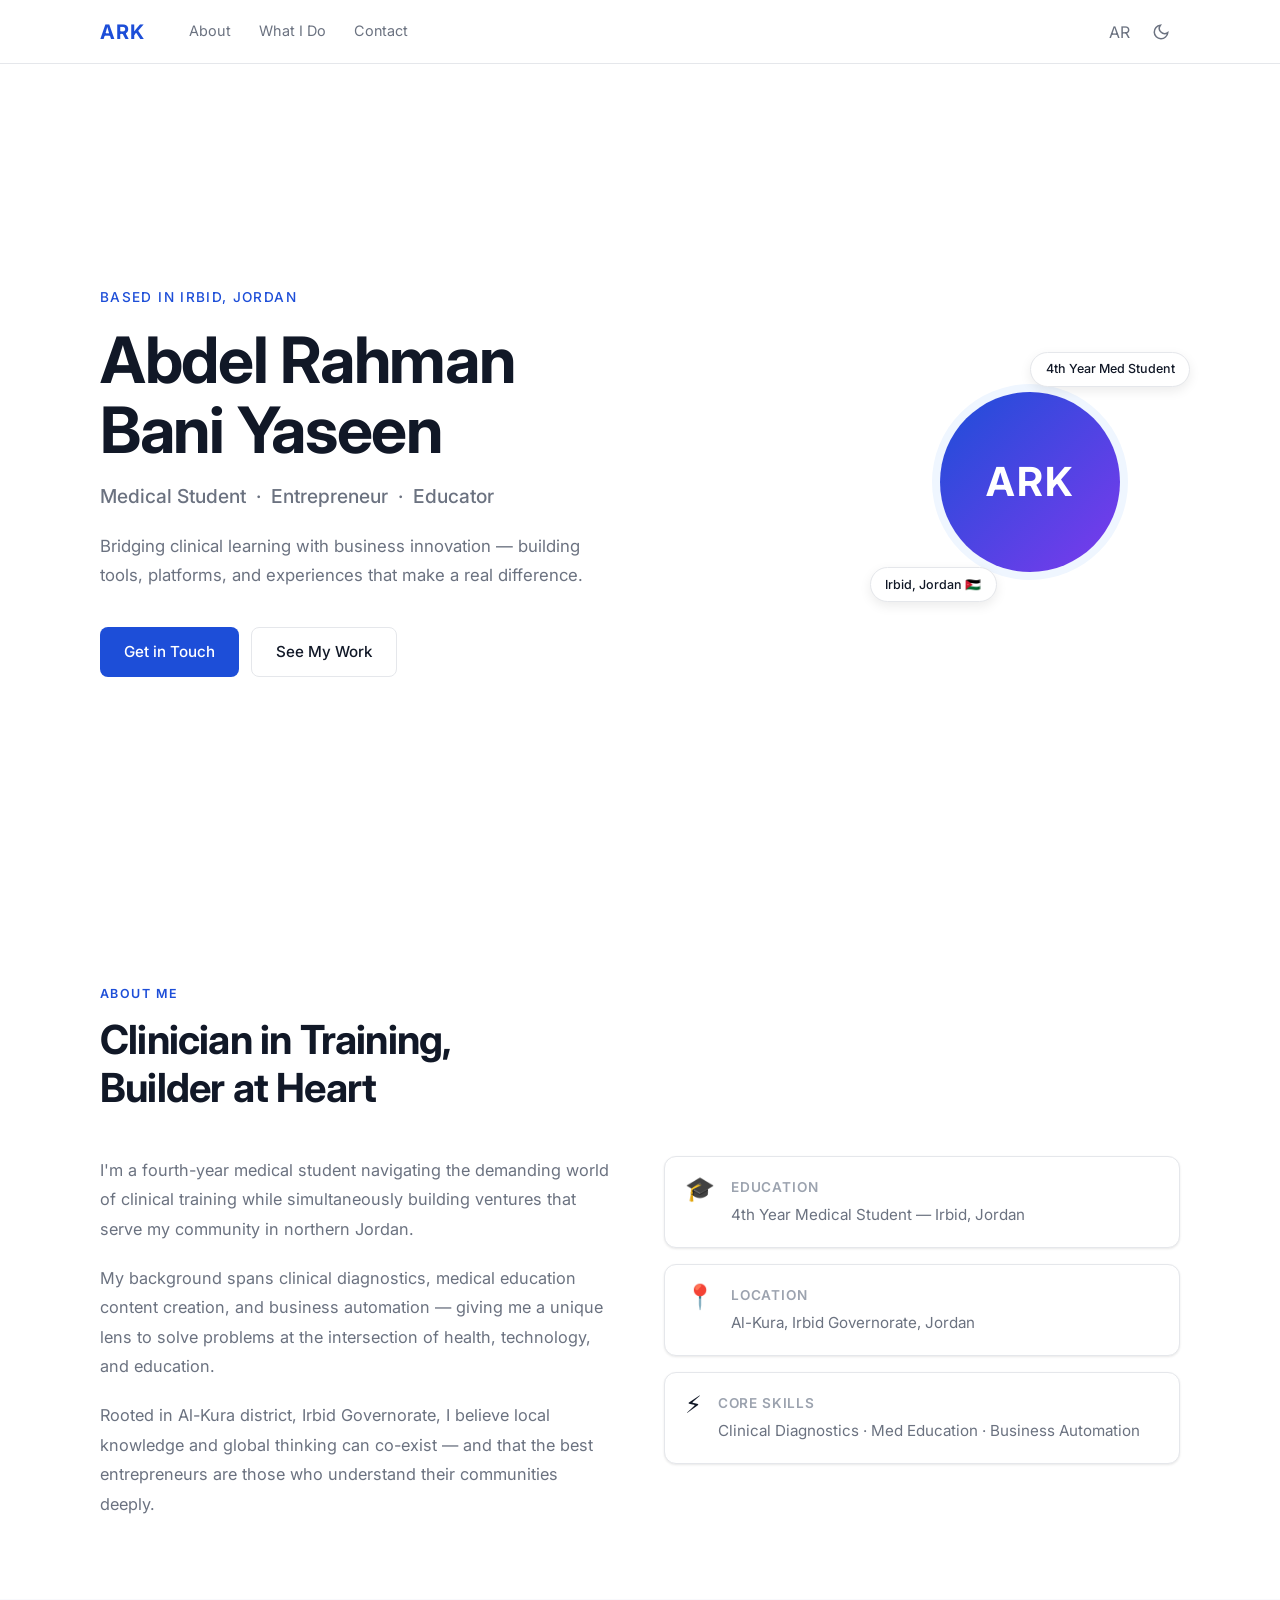
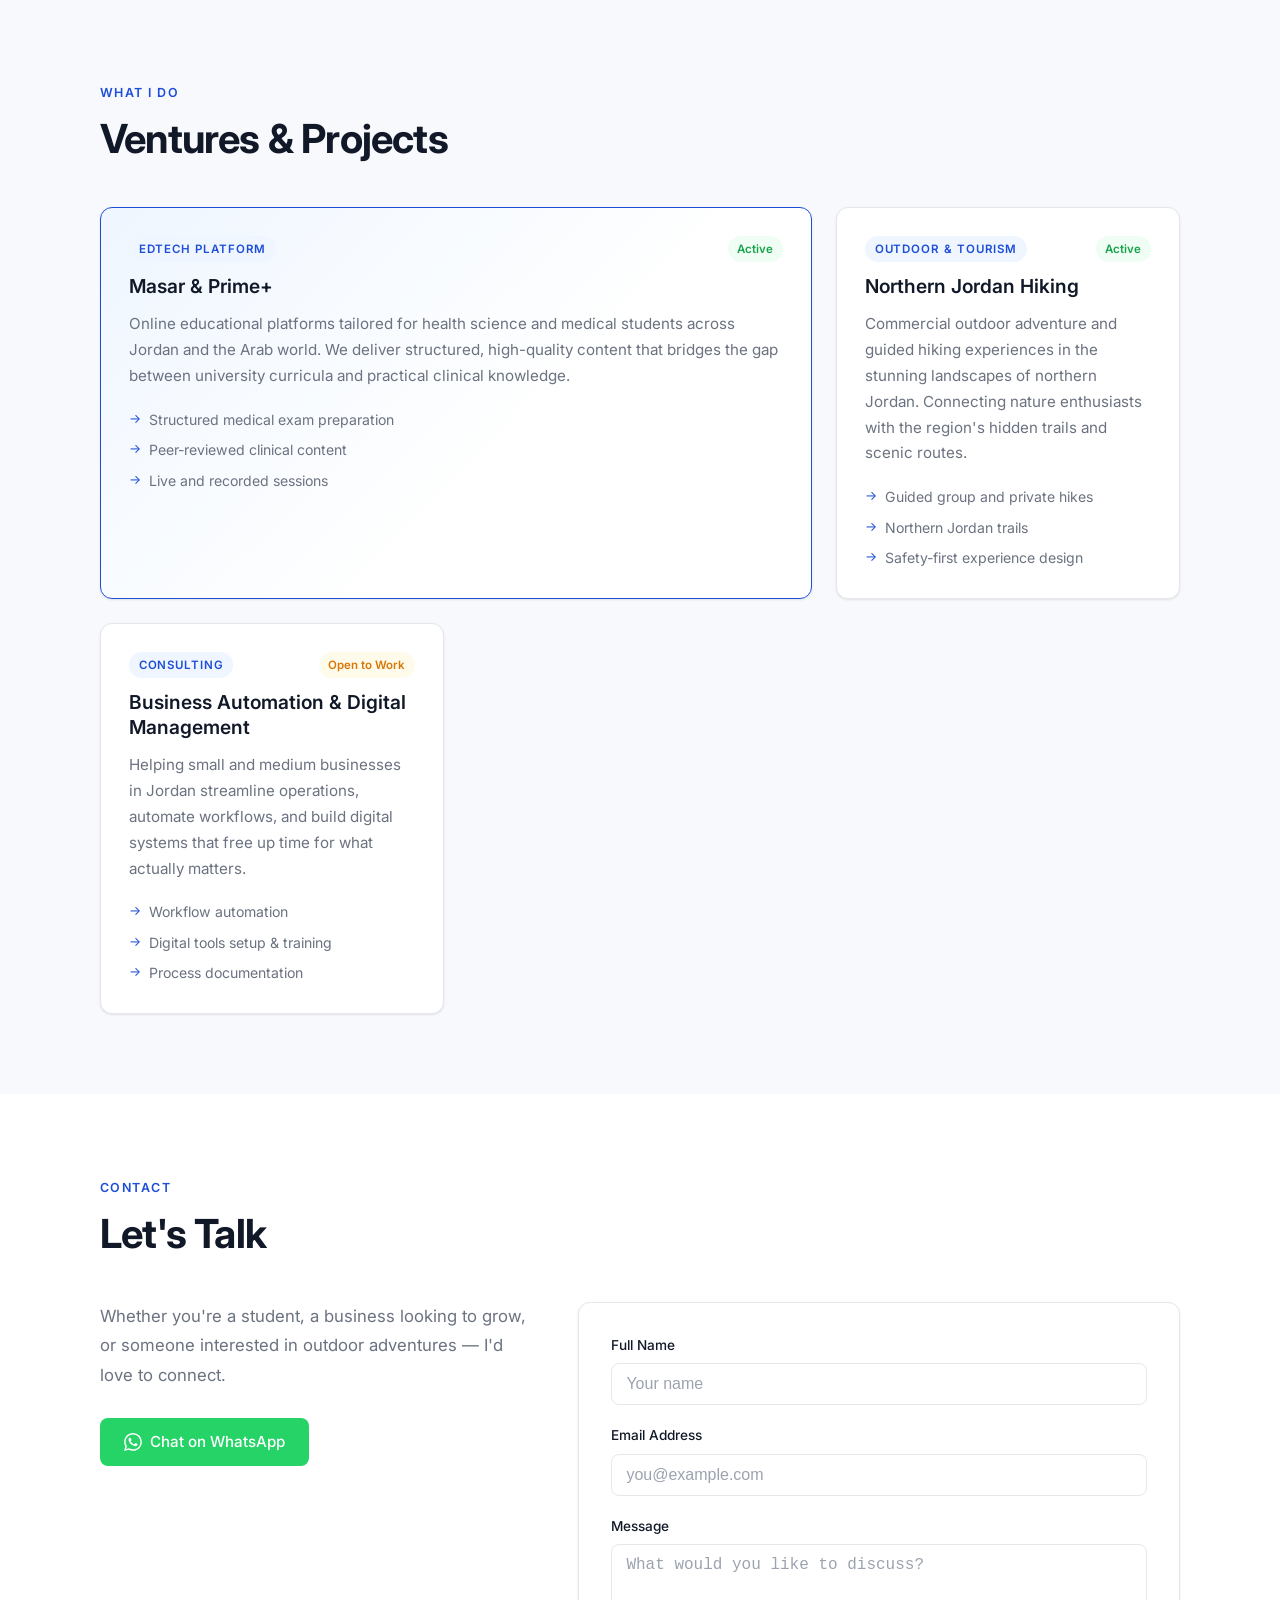
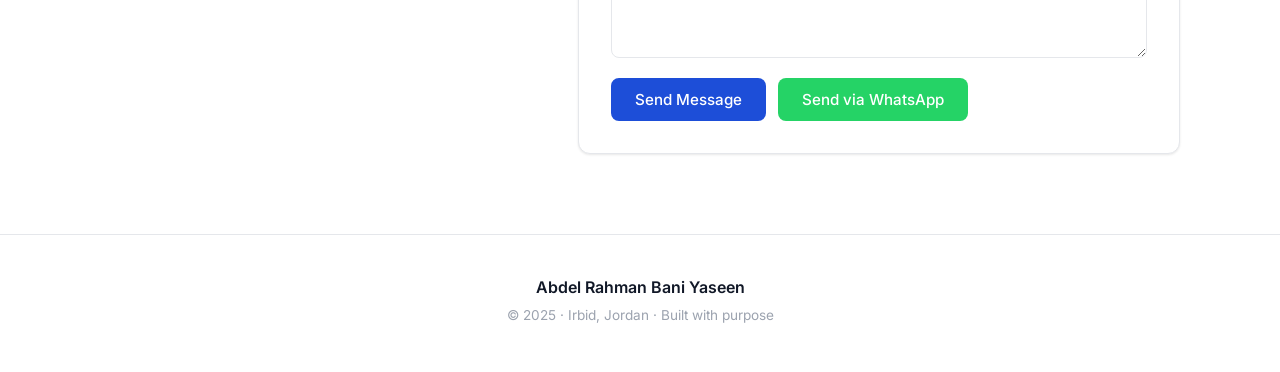
<file: index.html>
<!DOCTYPE html>
<html lang="en" data-theme="light">
<head>
  <meta charset="UTF-8" />
  <meta name="viewport" content="width=device-width, initial-scale=1.0" />
  <meta name="description" content="Abdel Rahman Khaled Bani Yaseen — Medical Student, Entrepreneur, and Educator based in Irbid, Jordan." />
  <title>Abdel Rahman Bani Yaseen</title>
  <link rel="stylesheet" href="styles.css" />
  <link rel="preconnect" href="https://fonts.googleapis.com" />
  <link href="https://fonts.googleapis.com/css2?family=Inter:wght@300;400;500;600;700&family=Noto+Sans+Arabic:wght@300;400;500;600;700&display=swap" rel="stylesheet" />
</head>
<body>

  <!-- ── Navigation ──────────────────────────────────────────── -->
  <nav class="navbar" id="navbar">
    <div class="nav-container">
      <a href="#hero" class="nav-logo">ARK</a>

      <ul class="nav-links" id="navLinks">
        <li><a href="#about" class="nav-link">About</a></li>
        <li><a href="#work" class="nav-link">What I Do</a></li>
        <li><a href="#contact" class="nav-link">Contact</a></li>
      </ul>

      <div class="nav-actions">
        <button class="btn-icon" id="langToggle" aria-label="Toggle language" title="تبديل اللغة / Switch Language">
          <span id="langLabel">AR</span>
        </button>
        <button class="btn-icon" id="themeToggle" aria-label="Toggle dark mode">
          <svg class="icon-sun" xmlns="http://www.w3.org/2000/svg" viewBox="0 0 24 24" fill="none" stroke="currentColor" stroke-width="2"><circle cx="12" cy="12" r="5"/><line x1="12" y1="1" x2="12" y2="3"/><line x1="12" y1="21" x2="12" y2="23"/><line x1="4.22" y1="4.22" x2="5.64" y2="5.64"/><line x1="18.36" y1="18.36" x2="19.78" y2="19.78"/><line x1="1" y1="12" x2="3" y2="12"/><line x1="21" y1="12" x2="23" y2="12"/><line x1="4.22" y1="19.78" x2="5.64" y2="18.36"/><line x1="18.36" y1="5.64" x2="19.78" y2="4.22"/></svg>
          <svg class="icon-moon" xmlns="http://www.w3.org/2000/svg" viewBox="0 0 24 24" fill="none" stroke="currentColor" stroke-width="2"><path d="M21 12.79A9 9 0 1 1 11.21 3 7 7 0 0 0 21 12.79z"/></svg>
        </button>
        <button class="btn-icon hamburger" id="menuToggle" aria-label="Open menu">
          <span></span><span></span><span></span>
        </button>
      </div>
    </div>
  </nav>

  <!-- ── Hero ────────────────────────────────────────────────── -->
  <section class="hero" id="hero">
    <div class="hero-content">
      <p class="hero-eyebrow" data-en="Based in Irbid, Jordan" data-ar="من إربد، الأردن">Based in Irbid, Jordan</p>
      <h1 class="hero-name" data-en="Abdel Rahman<br>Bani Yaseen" data-ar="عبد الرحمن<br>خالد بني ياسين">Abdel Rahman<br>Bani Yaseen</h1>
      <p class="hero-headline" data-en="Medical Student&nbsp;&nbsp;·&nbsp;&nbsp;Entrepreneur&nbsp;&nbsp;·&nbsp;&nbsp;Educator" data-ar="طالب طب · رائد أعمال · معلم">
        Medical Student&nbsp;&nbsp;·&nbsp;&nbsp;Entrepreneur&nbsp;&nbsp;·&nbsp;&nbsp;Educator
      </p>
      <p class="hero-tagline" data-en="Bridging clinical learning with business innovation — building tools, platforms, and experiences that make a real difference." data-ar="أجمع بين التعليم الطبي وريادة الأعمال — أبني أدوات ومنصات وتجارب تُحدث فارقاً حقيقياً.">
        Bridging clinical learning with business innovation — building tools, platforms, and experiences that make a real difference.
      </p>
      <div class="hero-cta">
        <a href="#contact" class="btn btn-primary" data-en="Get in Touch" data-ar="تواصل معي">Get in Touch</a>
        <a href="#work" class="btn btn-ghost" data-en="See My Work" data-ar="اعرف عملي">See My Work</a>
      </div>
    </div>
    <div class="hero-visual" aria-hidden="true">
      <div class="avatar-ring">
        <div class="avatar-initials">ARK</div>
      </div>
      <div class="badge badge-1" data-en="4th Year Med Student" data-ar="طالب طب — السنة الرابعة">4th Year Med Student</div>
      <div class="badge badge-2" data-en="Irbid, Jordan 🇯🇴" data-ar="إربد، الأردن 🇯🇴">Irbid, Jordan 🇯🇴</div>
    </div>
  </section>

  <!-- ── About ────────────────────────────────────────────────── -->
  <section class="section" id="about">
    <div class="container">
      <span class="section-label" data-en="About Me" data-ar="من أنا">About Me</span>
      <h2 class="section-title" data-en="Clinician in Training,<br>Builder at Heart" data-ar="طالب طب بالفطرة،<br>رائد أعمال بالقلب">Clinician in Training,<br>Builder at Heart</h2>
      <div class="about-grid">
        <div class="about-text">
          <p data-en="I'm a fourth-year medical student navigating the demanding world of clinical training while simultaneously building ventures that serve my community in northern Jordan." data-ar="أنا طالب طب في السنة الرابعة، أجمع بين التدريب الطبي المكثف وبناء مشاريع تخدم مجتمعي في شمال الأردن.">
            I'm a fourth-year medical student navigating the demanding world of clinical training while simultaneously building ventures that serve my community in northern Jordan.
          </p>
          <p data-en="My background spans clinical diagnostics, medical education content creation, and business automation — giving me a unique lens to solve problems at the intersection of health, technology, and education." data-ar="خلفيتي تمتد بين التشخيص الطبي وإنشاء محتوى تعليمي طبي وأتمتة الأعمال، مما يمنحني منظوراً فريداً لحل المشكلات عند تقاطع الصحة والتكنولوجيا والتعليم.">
            My background spans clinical diagnostics, medical education content creation, and business automation — giving me a unique lens to solve problems at the intersection of health, technology, and education.
          </p>
          <p data-en="Rooted in Al-Kura district, Irbid Governorate, I believe local knowledge and global thinking can co-exist — and that the best entrepreneurs are those who understand their communities deeply." data-ar="متجذّر في منطقة الكورة، محافظة إربد، أؤمن أن المعرفة المحلية والتفكير العالمي يمكن أن يتعايشا، وأن أفضل رواد الأعمال هم من يفهمون مجتمعاتهم بعمق.">
            Rooted in Al-Kura district, Irbid Governorate, I believe local knowledge and global thinking can co-exist — and that the best entrepreneurs are those who understand their communities deeply.
          </p>
        </div>
        <div class="about-cards">
          <div class="info-card">
            <div class="info-icon">🎓</div>
            <div>
              <h3 data-en="Education" data-ar="التعليم">Education</h3>
              <p data-en="4th Year Medical Student — Irbid, Jordan" data-ar="طالب طب — السنة الرابعة، إربد، الأردن">4th Year Medical Student — Irbid, Jordan</p>
            </div>
          </div>
          <div class="info-card">
            <div class="info-icon">📍</div>
            <div>
              <h3 data-en="Location" data-ar="الموقع">Location</h3>
              <p data-en="Al-Kura, Irbid Governorate, Jordan" data-ar="الكورة، محافظة إربد، الأردن">Al-Kura, Irbid Governorate, Jordan</p>
            </div>
          </div>
          <div class="info-card">
            <div class="info-icon">⚡</div>
            <div>
              <h3 data-en="Core Skills" data-ar="المهارات الأساسية">Core Skills</h3>
              <p data-en="Clinical Diagnostics · Med Education · Business Automation" data-ar="التشخيص الطبي · التعليم الطبي · أتمتة الأعمال">Clinical Diagnostics · Med Education · Business Automation</p>
            </div>
          </div>
        </div>
      </div>
    </div>
  </section>

  <!-- ── What I Do ────────────────────────────────────────────── -->
  <section class="section section-alt" id="work">
    <div class="container">
      <span class="section-label" data-en="What I Do" data-ar="ما أقوم به">What I Do</span>
      <h2 class="section-title" data-en="Ventures &amp; Projects" data-ar="المشاريع والمبادرات">Ventures &amp; Projects</h2>
      <div class="work-grid">
        <div class="work-card work-card--featured">
          <div class="work-card-header">
            <span class="work-tag" data-en="EdTech Platform" data-ar="منصة تعليمية">EdTech Platform</span>
            <span class="work-status work-status--active" data-en="Active" data-ar="نشط">Active</span>
          </div>
          <h3 data-en="Masar &amp; Prime+" data-ar="مسار وبريم بلس">Masar &amp; Prime+</h3>
          <p data-en="Online educational platforms tailored for health science and medical students across Jordan and the Arab world. We deliver structured, high-quality content that bridges the gap between university curricula and practical clinical knowledge." data-ar="منصات تعليمية إلكترونية مخصصة لطلاب العلوم الصحية والطب في الأردن والعالم العربي. نقدم محتوى منظماً وعالي الجودة يسد الفجوة بين المناهج الجامعية والمعرفة السريرية العملية.">
            Online educational platforms tailored for health science and medical students across Jordan and the Arab world. We deliver structured, high-quality content that bridges the gap between university curricula and practical clinical knowledge.
          </p>
          <ul class="work-features">
            <li data-en="Structured medical exam preparation" data-ar="تحضير منظم للامتحانات الطبية">Structured medical exam preparation</li>
            <li data-en="Peer-reviewed clinical content" data-ar="محتوى سريري مراجَع من الأقران">Peer-reviewed clinical content</li>
            <li data-en="Live and recorded sessions" data-ar="جلسات مباشرة ومسجلة">Live and recorded sessions</li>
          </ul>
        </div>
        <div class="work-card">
          <div class="work-card-header">
            <span class="work-tag" data-en="Outdoor &amp; Tourism" data-ar="سياحة وهواء طلق">Outdoor &amp; Tourism</span>
            <span class="work-status work-status--active" data-en="Active" data-ar="نشط">Active</span>
          </div>
          <h3 data-en="Northern Jordan Hiking" data-ar="مغامرات شمال الأردن">Northern Jordan Hiking</h3>
          <p data-en="Commercial outdoor adventure and guided hiking experiences in the stunning landscapes of northern Jordan. Connecting nature enthusiasts with the region's hidden trails and scenic routes." data-ar="مغامرات في الهواء الطلق ورحلات مرشدة في المناظر الطبيعية الخلابة لشمال الأردن. نربط محبي الطبيعة بمسارات المنطقة المخفية ومساراتها الخلابة.">
            Commercial outdoor adventure and guided hiking experiences in the stunning landscapes of northern Jordan. Connecting nature enthusiasts with the region's hidden trails and scenic routes.
          </p>
          <ul class="work-features">
            <li data-en="Guided group and private hikes" data-ar="رحلات مرشدة جماعية وخاصة">Guided group and private hikes</li>
            <li data-en="Northern Jordan trails" data-ar="مسارات شمال الأردن">Northern Jordan trails</li>
            <li data-en="Safety-first experience design" data-ar="تصميم تجارب يضع السلامة أولاً">Safety-first experience design</li>
          </ul>
        </div>
        <div class="work-card">
          <div class="work-card-header">
            <span class="work-tag" data-en="Consulting" data-ar="استشارات">Consulting</span>
            <span class="work-status work-status--open" data-en="Open to Work" data-ar="متاح">Open to Work</span>
          </div>
          <h3 data-en="Business Automation &amp; Digital Management" data-ar="أتمتة الأعمال والإدارة الرقمية">Business Automation &amp; Digital Management</h3>
          <p data-en="Helping small and medium businesses in Jordan streamline operations, automate workflows, and build digital systems that free up time for what actually matters." data-ar="مساعدة الشركات الصغيرة والمتوسطة في الأردن على تبسيط العمليات وأتمتة سير العمل وبناء أنظمة رقمية توفر الوقت لما يهم فعلاً.">
            Helping small and medium businesses in Jordan streamline operations, automate workflows, and build digital systems that free up time for what actually matters.
          </p>
          <ul class="work-features">
            <li data-en="Workflow automation" data-ar="أتمتة سير العمل">Workflow automation</li>
            <li data-en="Digital tools setup &amp; training" data-ar="إعداد الأدوات الرقمية والتدريب عليها">Digital tools setup &amp; training</li>
            <li data-en="Process documentation" data-ar="توثيق العمليات">Process documentation</li>
          </ul>
        </div>
      </div>
    </div>
  </section>

  <!-- ── Contact ──────────────────────────────────────────────── -->
  <section class="section" id="contact">
    <div class="container">
      <span class="section-label" data-en="Contact" data-ar="التواصل">Contact</span>
      <h2 class="section-title" data-en="Let's Talk" data-ar="لنتحدث">Let's Talk</h2>
      <div class="contact-grid">
        <div class="contact-info">
          <p class="contact-intro" data-en="Whether you're a student, a business looking to grow, or someone interested in outdoor adventures — I'd love to connect." data-ar="سواء كنت طالباً، أو شركة تسعى للنمو، أو شخصاً مهتماً بمغامرات الهواء الطلق — يسعدني التواصل.">
            Whether you're a student, a business looking to grow, or someone interested in outdoor adventures — I'd love to connect.
          </p>
          <a href="https://wa.me/962775521607?text=Hello%20Abdel%20Rahman%2C%20I%20found%20your%20website%20and%20would%20like%20to%20connect."
             class="btn btn-whatsapp"
             target="_blank"
             rel="noopener noreferrer"
             id="whatsappBtn">
            <svg viewBox="0 0 24 24" fill="currentColor" class="wa-icon"><path d="M17.472 14.382c-.297-.149-1.758-.867-2.03-.967-.273-.099-.471-.148-.67.15-.197.297-.767.966-.94 1.164-.173.199-.347.223-.644.075-.297-.15-1.255-.463-2.39-1.475-.883-.788-1.48-1.761-1.653-2.059-.173-.297-.018-.458.13-.606.134-.133.298-.347.446-.52.149-.174.198-.298.298-.497.099-.198.05-.371-.025-.52-.075-.149-.669-1.612-.916-2.207-.242-.579-.487-.5-.669-.51-.173-.008-.371-.01-.57-.01-.198 0-.52.074-.792.372-.272.297-1.04 1.016-1.04 2.479 0 1.462 1.065 2.875 1.213 3.074.149.198 2.096 3.2 5.077 4.487.709.306 1.262.489 1.694.625.712.227 1.36.195 1.871.118.571-.085 1.758-.719 2.006-1.413.248-.694.248-1.289.173-1.413-.074-.124-.272-.198-.57-.347m-5.421 7.403h-.004a9.87 9.87 0 0 1-5.031-1.378l-.361-.214-3.741.982.998-3.648-.235-.374a9.86 9.86 0 0 1-1.51-5.26c.001-5.45 4.436-9.884 9.888-9.884 2.64 0 5.122 1.03 6.988 2.898a9.825 9.825 0 0 1 2.893 6.994c-.003 5.45-4.437 9.884-9.885 9.884m8.413-18.297A11.815 11.815 0 0 0 12.05 0C5.495 0 .16 5.335.157 11.892c0 2.096.547 4.142 1.588 5.945L.057 24l6.305-1.654a11.882 11.882 0 0 0 5.683 1.448h.005c6.554 0 11.89-5.335 11.893-11.893a11.821 11.821 0 0 0-3.48-8.413Z"/></svg>
            <span data-en="Chat on WhatsApp" data-ar="تحدث عبر واتساب">Chat on WhatsApp</span>
          </a>
        </div>
        <form class="contact-form" id="contactForm" novalidate>
          <div class="form-group">
            <label for="name" data-en="Full Name" data-ar="الاسم الكامل">Full Name</label>
            <input type="text" id="name" name="name" placeholder="Your name" required autocomplete="name" />
          </div>
          <div class="form-group">
            <label for="email" data-en="Email Address" data-ar="البريد الإلكتروني">Email Address</label>
            <input type="email" id="email" name="email" placeholder="you@example.com" required autocomplete="email" />
          </div>
          <div class="form-group">
            <label for="message" data-en="Message" data-ar="الرسالة">Message</label>
            <textarea id="message" name="message" rows="5" placeholder="What would you like to discuss?" required></textarea>
          </div>
          <div class="form-actions">
            <button type="submit" class="btn btn-primary form-submit" data-en="Send Message" data-ar="إرسال الرسالة">Send Message</button>
            <button type="button" class="btn btn-whatsapp form-wa" id="formWhatsapp" data-en="Send via WhatsApp" data-ar="إرسال عبر واتساب">
              <svg viewBox="0 0 24 24" fill="currentColor" class="wa-icon"><path d="M17.472 14.382c-.297-.149-1.758-.867-2.03-.967-.273-.099-.471-.148-.67.15-.197.297-.767.966-.94 1.164-.173.199-.347.223-.644.075-.297-.15-1.255-.463-2.39-1.475-.883-.788-1.48-1.761-1.653-2.059-.173-.297-.018-.458.13-.606.134-.133.298-.347.446-.52.149-.174.198-.298.298-.497.099-.198.05-.371-.025-.52-.075-.149-.669-1.612-.916-2.207-.242-.579-.487-.5-.669-.51-.173-.008-.371-.01-.57-.01-.198 0-.52.074-.792.372-.272.297-1.04 1.016-1.04 2.479 0 1.462 1.065 2.875 1.213 3.074.149.198 2.096 3.2 5.077 4.487.709.306 1.262.489 1.694.625.712.227 1.36.195 1.871.118.571-.085 1.758-.719 2.006-1.413.248-.694.248-1.289.173-1.413-.074-.124-.272-.198-.57-.347m-5.421 7.403h-.004a9.87 9.87 0 0 1-5.031-1.378l-.361-.214-3.741.982.998-3.648-.235-.374a9.86 9.86 0 0 1-1.51-5.26c.001-5.45 4.436-9.884 9.888-9.884 2.64 0 5.122 1.03 6.988 2.898a9.825 9.825 0 0 1 2.893 6.994c-.003 5.45-4.437 9.884-9.885 9.884m8.413-18.297A11.815 11.815 0 0 0 12.05 0C5.495 0 .16 5.335.157 11.892c0 2.096.547 4.142 1.588 5.945L.057 24l6.305-1.654a11.882 11.882 0 0 0 5.683 1.448h.005c6.554 0 11.89-5.335 11.893-11.893a11.821 11.821 0 0 0-3.48-8.413Z"/></svg>
              Send via WhatsApp
            </button>
          </div>
          <div class="form-success" id="formSuccess" hidden>
            <span data-en="✓ Message sent via WhatsApp!" data-ar="✓ تم إرسال الرسالة عبر واتساب!">✓ Message sent via WhatsApp!</span>
          </div>
        </form>
      </div>
    </div>
  </section>

  <!-- ── Footer ───────────────────────────────────────────────── -->
  <footer class="footer">
    <div class="container footer-inner">
      <p class="footer-name">Abdel Rahman Bani Yaseen</p>
      <p class="footer-copy" data-en="© 2025 · Irbid, Jordan · Built with purpose" data-ar="© 2025 · إربد، الأردن · صُنع بغرض">© 2025 · Irbid, Jordan · Built with purpose</p>
    </div>
  </footer>

  <script src="script.js"></script>
</body>
</html>
</file>
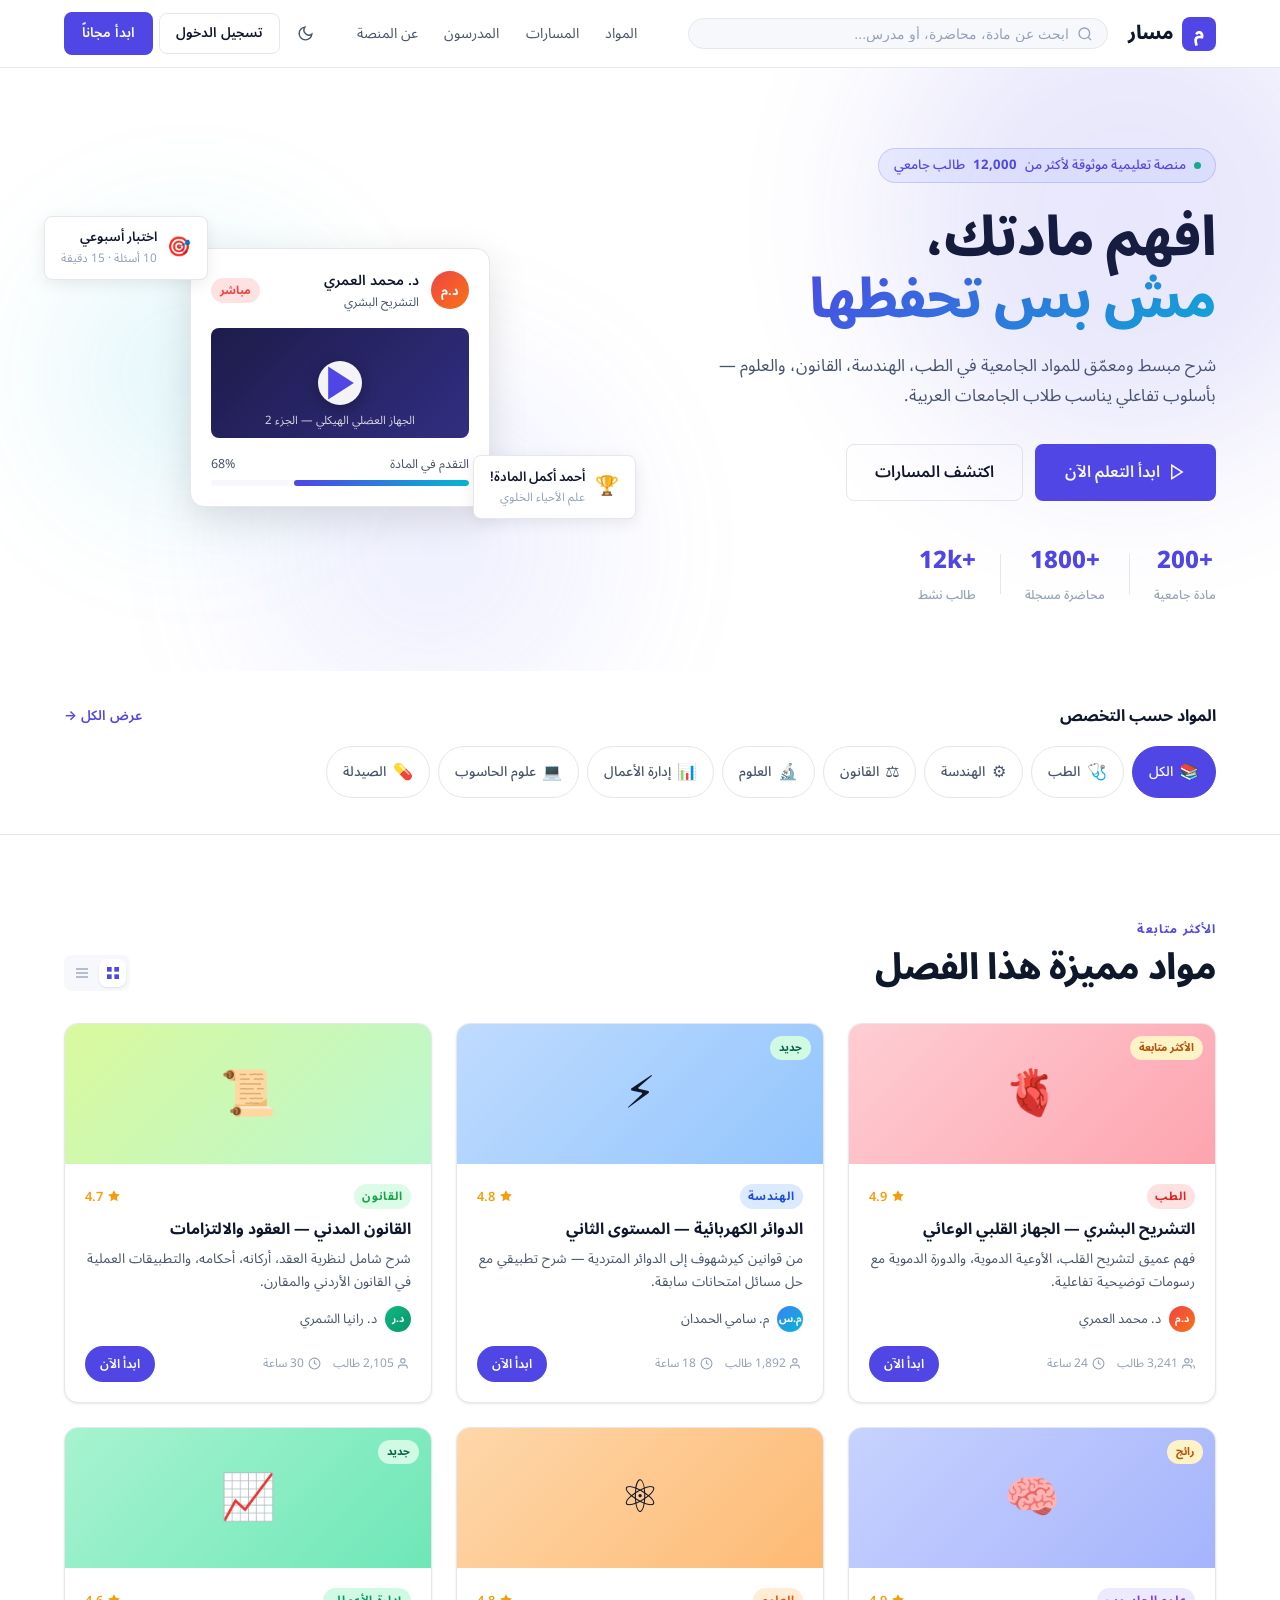
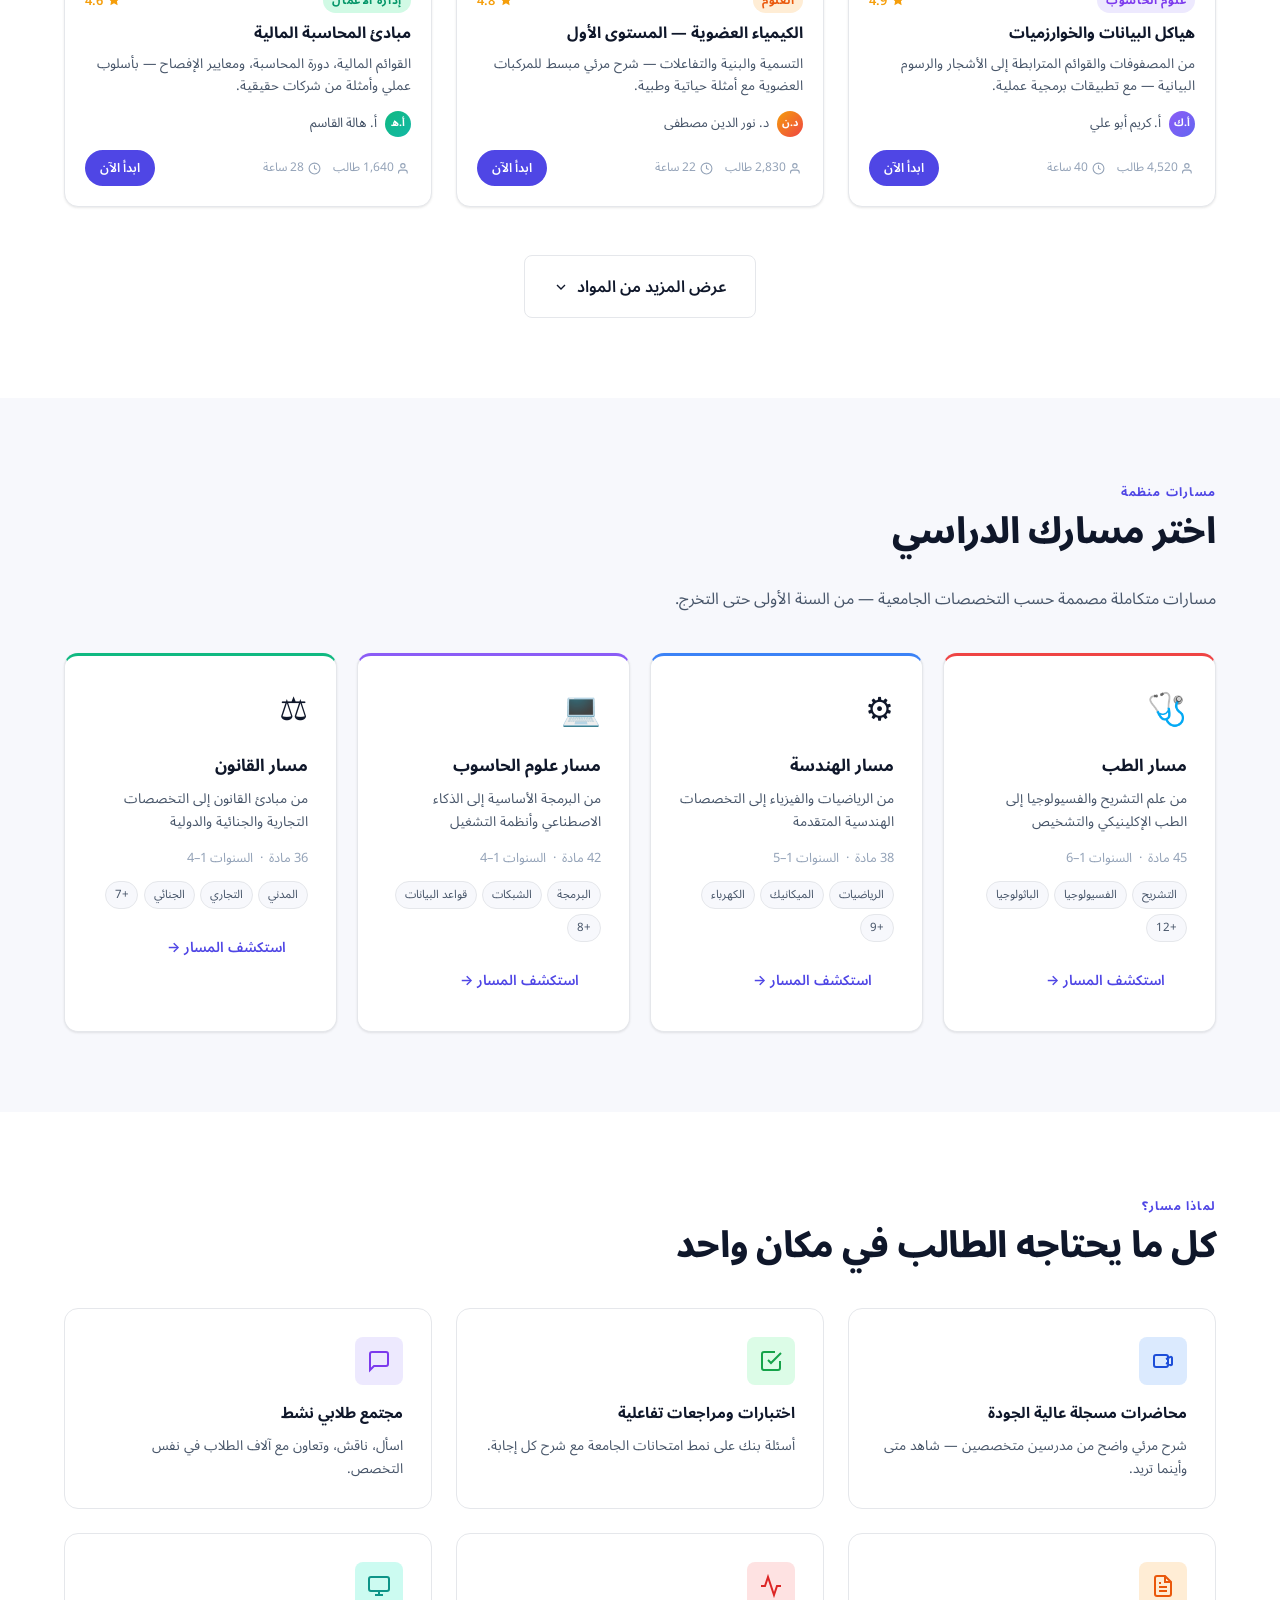
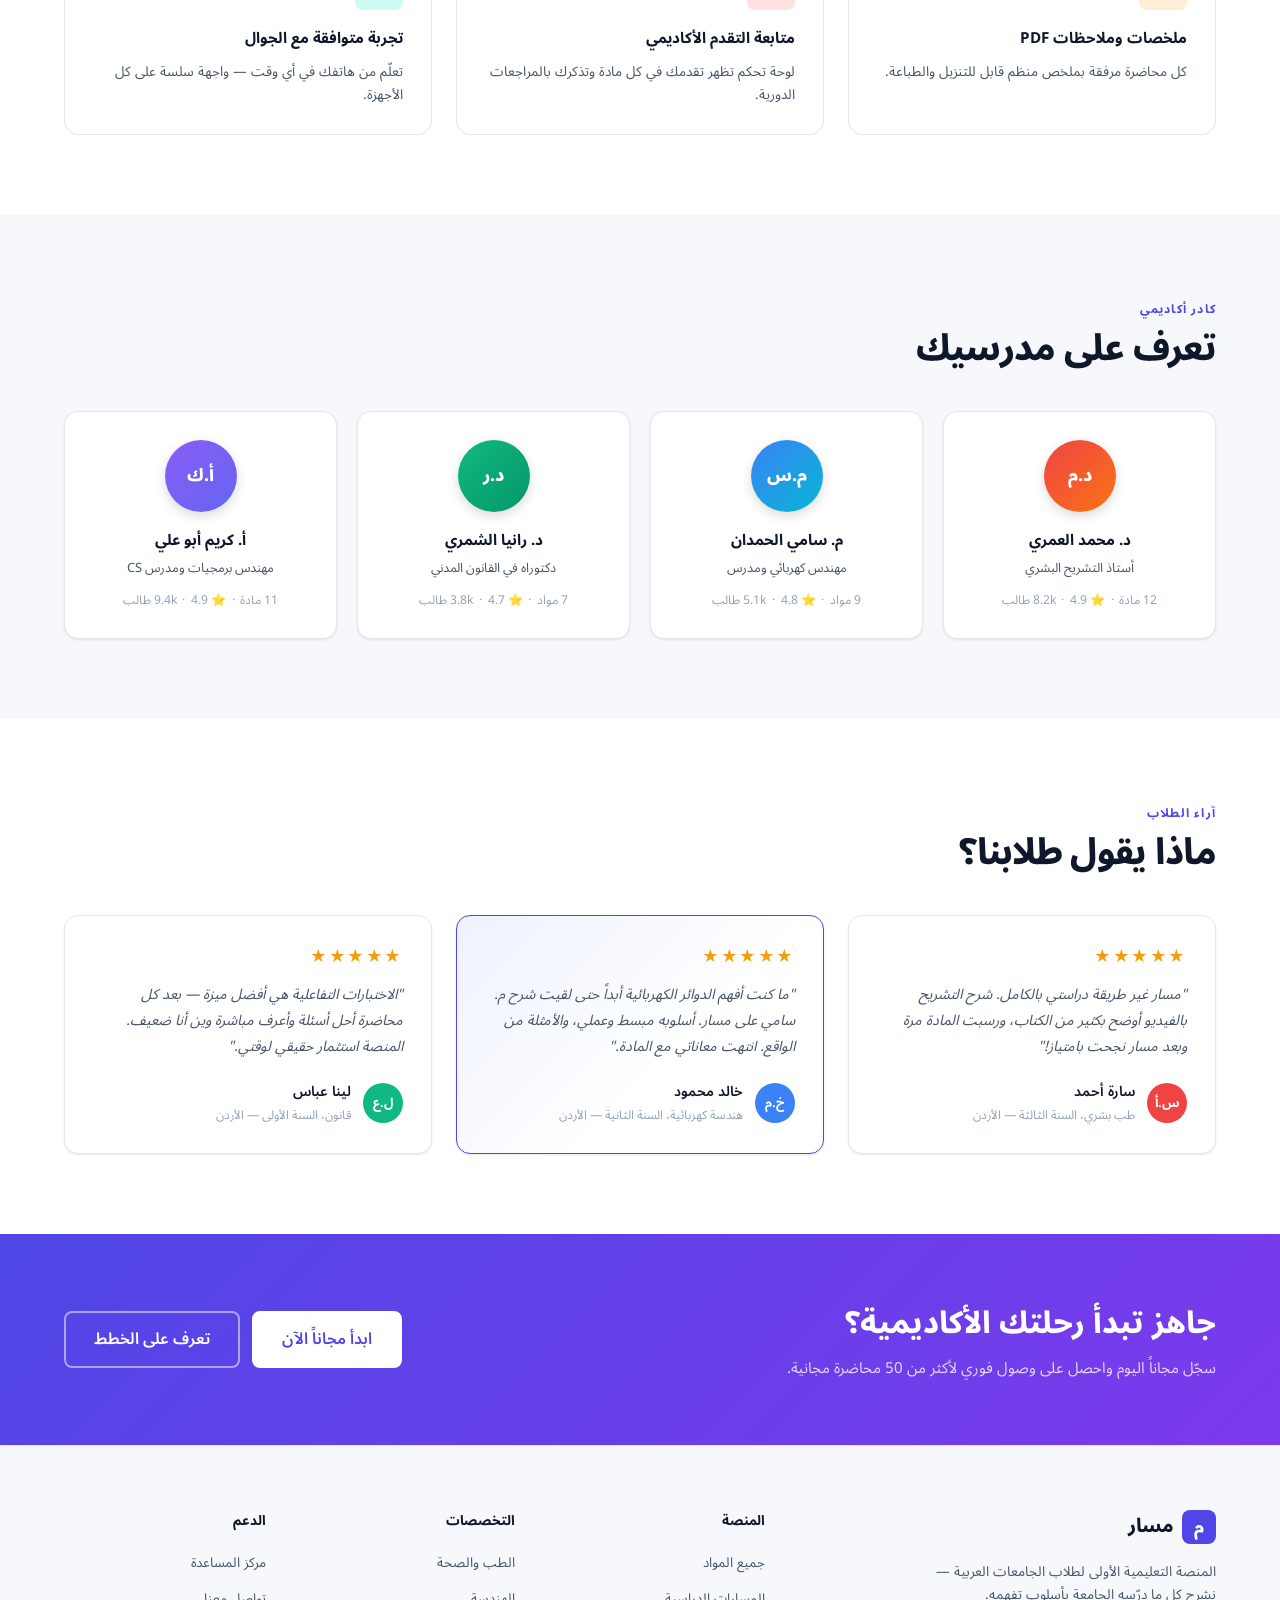
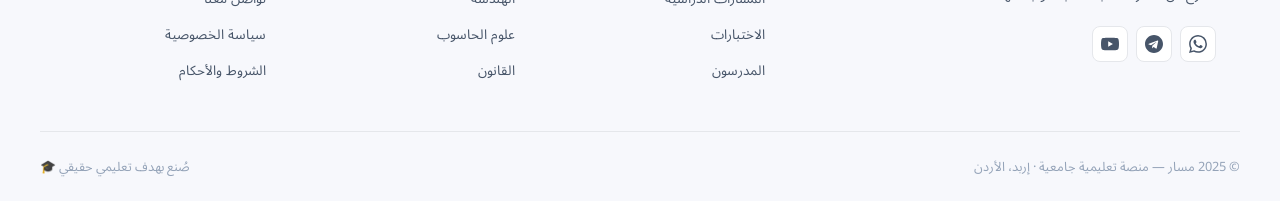
<file: platform.html>
<!DOCTYPE html>
<html lang="ar" dir="rtl" data-theme="light">
<head>
  <meta charset="UTF-8" />
  <meta name="viewport" content="width=device-width, initial-scale=1.0" />
  <meta name="description" content="مسار — منصة تعليمية لطلاب الجامعات، شرح المواد الجامعية بأسلوب مبسط وعلمي." />
  <title>مسار — المنصة التعليمية الجامعية</title>
  <link rel="stylesheet" href="platform.css" />
  <link rel="preconnect" href="https://fonts.googleapis.com" />
  <link href="https://fonts.googleapis.com/css2?family=Noto+Sans+Arabic:wght@300;400;500;600;700;800&family=Inter:wght@300;400;500;600;700&display=swap" rel="stylesheet" />
</head>
<body>

  <!-- ── Navbar ──────────────────────────────────────────────── -->
  <nav class="navbar" id="navbar">
    <div class="nav-container">
      <a href="#" class="nav-logo">
        <span class="logo-icon">م</span>
        <span class="logo-text">مسار</span>
      </a>

      <div class="nav-search" id="navSearch">
        <svg viewBox="0 0 24 24" fill="none" stroke="currentColor" stroke-width="2"><circle cx="11" cy="11" r="8"/><path d="m21 21-4.35-4.35"/></svg>
        <input type="search" placeholder="ابحث عن مادة، محاضرة، أو مدرس..." id="searchInput" />
      </div>

      <ul class="nav-links" id="navLinks">
        <li><a href="#courses" class="nav-link active">المواد</a></li>
        <li><a href="#tracks" class="nav-link">المسارات</a></li>
        <li><a href="#instructors" class="nav-link">المدرسون</a></li>
        <li><a href="#about" class="nav-link">عن المنصة</a></li>
      </ul>

      <div class="nav-actions">
        <button class="btn-icon" id="themeToggle" aria-label="تبديل الوضع الليلي">
          <svg class="icon-sun" viewBox="0 0 24 24" fill="none" stroke="currentColor" stroke-width="2"><circle cx="12" cy="12" r="5"/><line x1="12" y1="1" x2="12" y2="3"/><line x1="12" y1="21" x2="12" y2="23"/><line x1="4.22" y1="4.22" x2="5.64" y2="5.64"/><line x1="18.36" y1="18.36" x2="19.78" y2="19.78"/><line x1="1" y1="12" x2="3" y2="12"/><line x1="21" y1="12" x2="23" y2="12"/><line x1="4.22" y1="19.78" x2="5.64" y2="18.36"/><line x1="18.36" y1="5.64" x2="19.78" y2="4.22"/></svg>
          <svg class="icon-moon" viewBox="0 0 24 24" fill="none" stroke="currentColor" stroke-width="2"><path d="M21 12.79A9 9 0 1 1 11.21 3 7 7 0 0 0 21 12.79z"/></svg>
        </button>
        <a href="#" class="btn btn-ghost btn-sm">تسجيل الدخول</a>
        <a href="#" class="btn btn-primary btn-sm">ابدأ مجاناً</a>
        <button class="btn-icon hamburger" id="menuToggle" aria-label="القائمة">
          <span></span><span></span><span></span>
        </button>
      </div>
    </div>
  </nav>

  <!-- ── Hero ────────────────────────────────────────────────── -->
  <section class="hero" id="hero">
    <div class="hero-bg-shapes" aria-hidden="true">
      <div class="shape shape-1"></div>
      <div class="shape shape-2"></div>
      <div class="shape shape-3"></div>
    </div>
    <div class="container hero-inner">
      <div class="hero-content">
        <div class="hero-badge">
          <span class="badge-dot"></span>
          منصة تعليمية موثوقة لأكثر من <strong>12,000</strong> طالب جامعي
        </div>
        <h1 class="hero-title">
          افهم مادتك،<br>
          <span class="gradient-text">مش بس تحفظها</span>
        </h1>
        <p class="hero-subtitle">
          شرح مبسط ومعمّق للمواد الجامعية في الطب، الهندسة، القانون، والعلوم — بأسلوب تفاعلي يناسب طلاب الجامعات العربية.
        </p>
        <div class="hero-cta">
          <a href="#courses" class="btn btn-primary btn-lg">
            <svg viewBox="0 0 24 24" fill="none" stroke="currentColor" stroke-width="2" width="18" height="18"><path d="M5 3l14 9-14 9V3z"/></svg>
            ابدأ التعلم الآن
          </a>
          <a href="#tracks" class="btn btn-ghost btn-lg">اكتشف المسارات</a>
        </div>
        <div class="hero-stats">
          <div class="stat">
            <span class="stat-number">+200</span>
            <span class="stat-label">مادة جامعية</span>
          </div>
          <div class="stat-divider"></div>
          <div class="stat">
            <span class="stat-number">+1800</span>
            <span class="stat-label">محاضرة مسجلة</span>
          </div>
          <div class="stat-divider"></div>
          <div class="stat">
            <span class="stat-number">+12k</span>
            <span class="stat-label">طالب نشط</span>
          </div>
        </div>
      </div>
      <div class="hero-visual" aria-hidden="true">
        <div class="course-preview-card">
          <div class="preview-header">
            <div class="preview-avatar">د.م</div>
            <div>
              <div class="preview-name">د. محمد العمري</div>
              <div class="preview-subject">التشريح البشري</div>
            </div>
            <span class="live-badge">مباشر</span>
          </div>
          <div class="preview-video">
            <div class="play-btn">
              <svg viewBox="0 0 24 24" fill="currentColor"><path d="M5 3l14 9-14 9V3z"/></svg>
            </div>
            <div class="preview-label">الجهاز العضلي الهيكلي — الجزء 2</div>
          </div>
          <div class="preview-progress">
            <div class="progress-info">
              <span>التقدم في المادة</span>
              <span>68%</span>
            </div>
            <div class="progress-bar"><div class="progress-fill" style="width:68%"></div></div>
          </div>
        </div>
        <div class="floating-card fc-1">
          <span class="fc-icon">🎯</span>
          <div>
            <div class="fc-title">اختبار أسبوعي</div>
            <div class="fc-sub">10 أسئلة · 15 دقيقة</div>
          </div>
        </div>
        <div class="floating-card fc-2">
          <span class="fc-icon">🏆</span>
          <div>
            <div class="fc-title">أحمد أكمل المادة!</div>
            <div class="fc-sub">علم الأحياء الخلوي</div>
          </div>
        </div>
      </div>
    </div>
  </section>

  <!-- ── Category Tabs ───────────────────────────────────────── -->
  <section class="categories-bar" id="courses">
    <div class="container">
      <div class="cats-header">
        <h2 class="section-title-sm">المواد حسب التخصص</h2>
        <a href="#" class="link-all">عرض الكل →</a>
      </div>
      <div class="cats-scroll">
        <button class="cat-btn active" data-cat="all">
          <span class="cat-emoji">📚</span> الكل
        </button>
        <button class="cat-btn" data-cat="medicine">
          <span class="cat-emoji">🩺</span> الطب
        </button>
        <button class="cat-btn" data-cat="engineering">
          <span class="cat-emoji">⚙️</span> الهندسة
        </button>
        <button class="cat-btn" data-cat="law">
          <span class="cat-emoji">⚖️</span> القانون
        </button>
        <button class="cat-btn" data-cat="science">
          <span class="cat-emoji">🔬</span> العلوم
        </button>
        <button class="cat-btn" data-cat="business">
          <span class="cat-emoji">📊</span> إدارة الأعمال
        </button>
        <button class="cat-btn" data-cat="cs">
          <span class="cat-emoji">💻</span> علوم الحاسوب
        </button>
        <button class="cat-btn" data-cat="pharmacy">
          <span class="cat-emoji">💊</span> الصيدلة
        </button>
      </div>
    </div>
  </section>

  <!-- ── Featured Courses ────────────────────────────────────── -->
  <section class="section" id="featured">
    <div class="container">
      <div class="section-header">
        <div>
          <span class="section-label">الأكثر متابعة</span>
          <h2 class="section-title">مواد مميزة هذا الفصل</h2>
        </div>
        <div class="view-toggle">
          <button class="view-btn active" id="gridView" aria-label="عرض شبكي">
            <svg viewBox="0 0 24 24" fill="currentColor" width="16" height="16"><rect x="3" y="3" width="7" height="7"/><rect x="14" y="3" width="7" height="7"/><rect x="3" y="14" width="7" height="7"/><rect x="14" y="14" width="7" height="7"/></svg>
          </button>
          <button class="view-btn" id="listView" aria-label="عرض قائمة">
            <svg viewBox="0 0 24 24" fill="currentColor" width="16" height="16"><rect x="3" y="5" width="18" height="2"/><rect x="3" y="11" width="18" height="2"/><rect x="3" y="17" width="18" height="2"/></svg>
          </button>
        </div>
      </div>

      <div class="courses-grid" id="coursesGrid">

        <!-- Card 1 -->
        <div class="course-card" data-cat="medicine">
          <div class="card-thumbnail med">
            <div class="card-overlay">
              <button class="play-circle">
                <svg viewBox="0 0 24 24" fill="currentColor" width="20" height="20"><path d="M5 3l14 9-14 9V3z"/></svg>
              </button>
            </div>
            <div class="card-emoji">🫀</div>
            <span class="card-badge badge-hot">الأكثر متابعة</span>
          </div>
          <div class="card-body">
            <div class="card-meta">
              <span class="card-cat med-cat">الطب</span>
              <div class="card-rating">
                <svg viewBox="0 0 24 24" fill="#f59e0b" width="14" height="14"><path d="M12 2l3.09 6.26L22 9.27l-5 4.87 1.18 6.88L12 17.77l-6.18 3.25L7 14.14 2 9.27l6.91-1.01L12 2z"/></svg>
                <span>4.9</span>
              </div>
            </div>
            <h3 class="card-title">التشريح البشري — الجهاز القلبي الوعائي</h3>
            <p class="card-desc">فهم عميق لتشريح القلب، الأوعية الدموية، والدورة الدموية مع رسومات توضيحية تفاعلية.</p>
            <div class="card-instructor">
              <div class="inst-avatar med-av">د.م</div>
              <span>د. محمد العمري</span>
            </div>
            <div class="card-footer">
              <div class="card-stats">
                <span>
                  <svg viewBox="0 0 24 24" fill="none" stroke="currentColor" stroke-width="2" width="13" height="13"><path d="M17 21v-2a4 4 0 0 0-4-4H5a4 4 0 0 0-4 4v2"/><circle cx="9" cy="7" r="4"/><path d="M23 21v-2a4 4 0 0 0-3-3.87"/><path d="M16 3.13a4 4 0 0 1 0 7.75"/></svg>
                  3,241 طالب
                </span>
                <span>
                  <svg viewBox="0 0 24 24" fill="none" stroke="currentColor" stroke-width="2" width="13" height="13"><circle cx="12" cy="12" r="10"/><polyline points="12 6 12 12 16 14"/></svg>
                  24 ساعة
                </span>
              </div>
              <a href="#" class="btn btn-primary btn-xs">ابدأ الآن</a>
            </div>
          </div>
        </div>

        <!-- Card 2 -->
        <div class="course-card" data-cat="engineering">
          <div class="card-thumbnail eng">
            <div class="card-overlay">
              <button class="play-circle">
                <svg viewBox="0 0 24 24" fill="currentColor" width="20" height="20"><path d="M5 3l14 9-14 9V3z"/></svg>
              </button>
            </div>
            <div class="card-emoji">⚡</div>
            <span class="card-badge badge-new">جديد</span>
          </div>
          <div class="card-body">
            <div class="card-meta">
              <span class="card-cat eng-cat">الهندسة</span>
              <div class="card-rating">
                <svg viewBox="0 0 24 24" fill="#f59e0b" width="14" height="14"><path d="M12 2l3.09 6.26L22 9.27l-5 4.87 1.18 6.88L12 17.77l-6.18 3.25L7 14.14 2 9.27l6.91-1.01L12 2z"/></svg>
                <span>4.8</span>
              </div>
            </div>
            <h3 class="card-title">الدوائر الكهربائية — المستوى الثاني</h3>
            <p class="card-desc">من قوانين كيرشهوف إلى الدوائر المتردية — شرح تطبيقي مع حل مسائل امتحانات سابقة.</p>
            <div class="card-instructor">
              <div class="inst-avatar eng-av">م.س</div>
              <span>م. سامي الحمدان</span>
            </div>
            <div class="card-footer">
              <div class="card-stats">
                <span>
                  <svg viewBox="0 0 24 24" fill="none" stroke="currentColor" stroke-width="2" width="13" height="13"><path d="M17 21v-2a4 4 0 0 0-4-4H5a4 4 0 0 0-4 4v2"/><circle cx="9" cy="7" r="4"/></svg>
                  1,892 طالب
                </span>
                <span>
                  <svg viewBox="0 0 24 24" fill="none" stroke="currentColor" stroke-width="2" width="13" height="13"><circle cx="12" cy="12" r="10"/><polyline points="12 6 12 12 16 14"/></svg>
                  18 ساعة
                </span>
              </div>
              <a href="#" class="btn btn-primary btn-xs">ابدأ الآن</a>
            </div>
          </div>
        </div>

        <!-- Card 3 -->
        <div class="course-card" data-cat="law">
          <div class="card-thumbnail law">
            <div class="card-overlay">
              <button class="play-circle">
                <svg viewBox="0 0 24 24" fill="currentColor" width="20" height="20"><path d="M5 3l14 9-14 9V3z"/></svg>
              </button>
            </div>
            <div class="card-emoji">📜</div>
          </div>
          <div class="card-body">
            <div class="card-meta">
              <span class="card-cat law-cat">القانون</span>
              <div class="card-rating">
                <svg viewBox="0 0 24 24" fill="#f59e0b" width="14" height="14"><path d="M12 2l3.09 6.26L22 9.27l-5 4.87 1.18 6.88L12 17.77l-6.18 3.25L7 14.14 2 9.27l6.91-1.01L12 2z"/></svg>
                <span>4.7</span>
              </div>
            </div>
            <h3 class="card-title">القانون المدني — العقود والالتزامات</h3>
            <p class="card-desc">شرح شامل لنظرية العقد، أركانه، أحكامه، والتطبيقات العملية في القانون الأردني والمقارن.</p>
            <div class="card-instructor">
              <div class="inst-avatar law-av">د.ر</div>
              <span>د. رانيا الشمري</span>
            </div>
            <div class="card-footer">
              <div class="card-stats">
                <span>
                  <svg viewBox="0 0 24 24" fill="none" stroke="currentColor" stroke-width="2" width="13" height="13"><path d="M17 21v-2a4 4 0 0 0-4-4H5a4 4 0 0 0-4 4v2"/><circle cx="9" cy="7" r="4"/></svg>
                  2,105 طالب
                </span>
                <span>
                  <svg viewBox="0 0 24 24" fill="none" stroke="currentColor" stroke-width="2" width="13" height="13"><circle cx="12" cy="12" r="10"/><polyline points="12 6 12 12 16 14"/></svg>
                  30 ساعة
                </span>
              </div>
              <a href="#" class="btn btn-primary btn-xs">ابدأ الآن</a>
            </div>
          </div>
        </div>

        <!-- Card 4 -->
        <div class="course-card" data-cat="cs">
          <div class="card-thumbnail cs">
            <div class="card-overlay">
              <button class="play-circle">
                <svg viewBox="0 0 24 24" fill="currentColor" width="20" height="20"><path d="M5 3l14 9-14 9V3z"/></svg>
              </button>
            </div>
            <div class="card-emoji">🧠</div>
            <span class="card-badge badge-hot">رائج</span>
          </div>
          <div class="card-body">
            <div class="card-meta">
              <span class="card-cat cs-cat">علوم الحاسوب</span>
              <div class="card-rating">
                <svg viewBox="0 0 24 24" fill="#f59e0b" width="14" height="14"><path d="M12 2l3.09 6.26L22 9.27l-5 4.87 1.18 6.88L12 17.77l-6.18 3.25L7 14.14 2 9.27l6.91-1.01L12 2z"/></svg>
                <span>4.9</span>
              </div>
            </div>
            <h3 class="card-title">هياكل البيانات والخوارزميات</h3>
            <p class="card-desc">من المصفوفات والقوائم المترابطة إلى الأشجار والرسوم البيانية — مع تطبيقات برمجية عملية.</p>
            <div class="card-instructor">
              <div class="inst-avatar cs-av">أ.ك</div>
              <span>أ. كريم أبو علي</span>
            </div>
            <div class="card-footer">
              <div class="card-stats">
                <span>
                  <svg viewBox="0 0 24 24" fill="none" stroke="currentColor" stroke-width="2" width="13" height="13"><path d="M17 21v-2a4 4 0 0 0-4-4H5a4 4 0 0 0-4 4v2"/><circle cx="9" cy="7" r="4"/></svg>
                  4,520 طالب
                </span>
                <span>
                  <svg viewBox="0 0 24 24" fill="none" stroke="currentColor" stroke-width="2" width="13" height="13"><circle cx="12" cy="12" r="10"/><polyline points="12 6 12 12 16 14"/></svg>
                  40 ساعة
                </span>
              </div>
              <a href="#" class="btn btn-primary btn-xs">ابدأ الآن</a>
            </div>
          </div>
        </div>

        <!-- Card 5 -->
        <div class="course-card" data-cat="science">
          <div class="card-thumbnail sci">
            <div class="card-overlay">
              <button class="play-circle">
                <svg viewBox="0 0 24 24" fill="currentColor" width="20" height="20"><path d="M5 3l14 9-14 9V3z"/></svg>
              </button>
            </div>
            <div class="card-emoji">⚛️</div>
          </div>
          <div class="card-body">
            <div class="card-meta">
              <span class="card-cat sci-cat">العلوم</span>
              <div class="card-rating">
                <svg viewBox="0 0 24 24" fill="#f59e0b" width="14" height="14"><path d="M12 2l3.09 6.26L22 9.27l-5 4.87 1.18 6.88L12 17.77l-6.18 3.25L7 14.14 2 9.27l6.91-1.01L12 2z"/></svg>
                <span>4.8</span>
              </div>
            </div>
            <h3 class="card-title">الكيمياء العضوية — المستوى الأول</h3>
            <p class="card-desc">التسمية والبنية والتفاعلات — شرح مرئي مبسط للمركبات العضوية مع أمثلة حياتية وطبية.</p>
            <div class="card-instructor">
              <div class="inst-avatar sci-av">د.ن</div>
              <span>د. نور الدين مصطفى</span>
            </div>
            <div class="card-footer">
              <div class="card-stats">
                <span>
                  <svg viewBox="0 0 24 24" fill="none" stroke="currentColor" stroke-width="2" width="13" height="13"><path d="M17 21v-2a4 4 0 0 0-4-4H5a4 4 0 0 0-4 4v2"/><circle cx="9" cy="7" r="4"/></svg>
                  2,830 طالب
                </span>
                <span>
                  <svg viewBox="0 0 24 24" fill="none" stroke="currentColor" stroke-width="2" width="13" height="13"><circle cx="12" cy="12" r="10"/><polyline points="12 6 12 12 16 14"/></svg>
                  22 ساعة
                </span>
              </div>
              <a href="#" class="btn btn-primary btn-xs">ابدأ الآن</a>
            </div>
          </div>
        </div>

        <!-- Card 6 -->
        <div class="course-card" data-cat="business">
          <div class="card-thumbnail biz">
            <div class="card-overlay">
              <button class="play-circle">
                <svg viewBox="0 0 24 24" fill="currentColor" width="20" height="20"><path d="M5 3l14 9-14 9V3z"/></svg>
              </button>
            </div>
            <div class="card-emoji">📈</div>
            <span class="card-badge badge-new">جديد</span>
          </div>
          <div class="card-body">
            <div class="card-meta">
              <span class="card-cat biz-cat">إدارة الأعمال</span>
              <div class="card-rating">
                <svg viewBox="0 0 24 24" fill="#f59e0b" width="14" height="14"><path d="M12 2l3.09 6.26L22 9.27l-5 4.87 1.18 6.88L12 17.77l-6.18 3.25L7 14.14 2 9.27l6.91-1.01L12 2z"/></svg>
                <span>4.6</span>
              </div>
            </div>
            <h3 class="card-title">مبادئ المحاسبة المالية</h3>
            <p class="card-desc">القوائم المالية، دورة المحاسبة، ومعايير الإفصاح — بأسلوب عملي وأمثلة من شركات حقيقية.</p>
            <div class="card-instructor">
              <div class="inst-avatar biz-av">أ.ه</div>
              <span>أ. هالة القاسم</span>
            </div>
            <div class="card-footer">
              <div class="card-stats">
                <span>
                  <svg viewBox="0 0 24 24" fill="none" stroke="currentColor" stroke-width="2" width="13" height="13"><path d="M17 21v-2a4 4 0 0 0-4-4H5a4 4 0 0 0-4 4v2"/><circle cx="9" cy="7" r="4"/></svg>
                  1,640 طالب
                </span>
                <span>
                  <svg viewBox="0 0 24 24" fill="none" stroke="currentColor" stroke-width="2" width="13" height="13"><circle cx="12" cy="12" r="10"/><polyline points="12 6 12 12 16 14"/></svg>
                  28 ساعة
                </span>
              </div>
              <a href="#" class="btn btn-primary btn-xs">ابدأ الآن</a>
            </div>
          </div>
        </div>

      </div>

      <div class="load-more">
        <button class="btn btn-ghost btn-lg" id="loadMore">
          عرض المزيد من المواد
          <svg viewBox="0 0 24 24" fill="none" stroke="currentColor" stroke-width="2" width="16" height="16"><polyline points="6 9 12 15 18 9"/></svg>
        </button>
      </div>
    </div>
  </section>

  <!-- ── Learning Tracks ─────────────────────────────────────── -->
  <section class="section section-alt" id="tracks">
    <div class="container">
      <span class="section-label">مسارات منظمة</span>
      <h2 class="section-title">اختر مسارك الدراسي</h2>
      <p class="section-subtitle">مسارات متكاملة مصممة حسب التخصصات الجامعية — من السنة الأولى حتى التخرج.</p>

      <div class="tracks-grid">
        <div class="track-card track-med">
          <div class="track-icon">🩺</div>
          <h3 class="track-title">مسار الطب</h3>
          <p class="track-desc">من علم التشريح والفسيولوجيا إلى الطب الإكلينيكي والتشخيص</p>
          <div class="track-meta">
            <span>45 مادة</span>
            <span>·</span>
            <span>السنوات 1–6</span>
          </div>
          <div class="track-tags">
            <span class="tag">التشريح</span>
            <span class="tag">الفسيولوجيا</span>
            <span class="tag">الباثولوجيا</span>
            <span class="tag">+12</span>
          </div>
          <a href="#" class="btn btn-outline-track">استكشف المسار →</a>
        </div>

        <div class="track-card track-eng">
          <div class="track-icon">⚙️</div>
          <h3 class="track-title">مسار الهندسة</h3>
          <p class="track-desc">من الرياضيات والفيزياء إلى التخصصات الهندسية المتقدمة</p>
          <div class="track-meta">
            <span>38 مادة</span>
            <span>·</span>
            <span>السنوات 1–5</span>
          </div>
          <div class="track-tags">
            <span class="tag">الرياضيات</span>
            <span class="tag">الميكانيك</span>
            <span class="tag">الكهرباء</span>
            <span class="tag">+9</span>
          </div>
          <a href="#" class="btn btn-outline-track">استكشف المسار →</a>
        </div>

        <div class="track-card track-cs">
          <div class="track-icon">💻</div>
          <h3 class="track-title">مسار علوم الحاسوب</h3>
          <p class="track-desc">من البرمجة الأساسية إلى الذكاء الاصطناعي وأنظمة التشغيل</p>
          <div class="track-meta">
            <span>42 مادة</span>
            <span>·</span>
            <span>السنوات 1–4</span>
          </div>
          <div class="track-tags">
            <span class="tag">البرمجة</span>
            <span class="tag">الشبكات</span>
            <span class="tag">قواعد البيانات</span>
            <span class="tag">+8</span>
          </div>
          <a href="#" class="btn btn-outline-track">استكشف المسار →</a>
        </div>

        <div class="track-card track-law">
          <div class="track-icon">⚖️</div>
          <h3 class="track-title">مسار القانون</h3>
          <p class="track-desc">من مبادئ القانون إلى التخصصات التجارية والجنائية والدولية</p>
          <div class="track-meta">
            <span>36 مادة</span>
            <span>·</span>
            <span>السنوات 1–4</span>
          </div>
          <div class="track-tags">
            <span class="tag">المدني</span>
            <span class="tag">التجاري</span>
            <span class="tag">الجنائي</span>
            <span class="tag">+7</span>
          </div>
          <a href="#" class="btn btn-outline-track">استكشف المسار →</a>
        </div>
      </div>
    </div>
  </section>

  <!-- ── Features ────────────────────────────────────────────── -->
  <section class="section" id="features">
    <div class="container">
      <span class="section-label">لماذا مسار؟</span>
      <h2 class="section-title">كل ما يحتاجه الطالب في مكان واحد</h2>
      <div class="features-grid">
        <div class="feature-card">
          <div class="feature-icon-wrap fi-blue">
            <svg viewBox="0 0 24 24" fill="none" stroke="currentColor" stroke-width="2" width="24" height="24"><path d="M15 10l4.553-2.069A1 1 0 0 1 21 8.87v6.26a1 1 0 0 1-1.447.899L15 14M3 8a2 2 0 0 1 2-2h10a2 2 0 0 1 2 2v8a2 2 0 0 1-2 2H5a2 2 0 0 1-2-2V8z"/></svg>
          </div>
          <h3>محاضرات مسجلة عالية الجودة</h3>
          <p>شرح مرئي واضح من مدرسين متخصصين — شاهد متى وأينما تريد.</p>
        </div>
        <div class="feature-card">
          <div class="feature-icon-wrap fi-green">
            <svg viewBox="0 0 24 24" fill="none" stroke="currentColor" stroke-width="2" width="24" height="24"><path d="M9 11l3 3L22 4"/><path d="M21 12v7a2 2 0 0 1-2 2H5a2 2 0 0 1-2-2V5a2 2 0 0 1 2-2h11"/></svg>
          </div>
          <h3>اختبارات ومراجعات تفاعلية</h3>
          <p>أسئلة بنك على نمط امتحانات الجامعة مع شرح كل إجابة.</p>
        </div>
        <div class="feature-card">
          <div class="feature-icon-wrap fi-purple">
            <svg viewBox="0 0 24 24" fill="none" stroke="currentColor" stroke-width="2" width="24" height="24"><path d="M21 15a2 2 0 0 1-2 2H7l-4 4V5a2 2 0 0 1 2-2h14a2 2 0 0 1 2 2z"/></svg>
          </div>
          <h3>مجتمع طلابي نشط</h3>
          <p>اسأل، ناقش، وتعاون مع آلاف الطلاب في نفس التخصص.</p>
        </div>
        <div class="feature-card">
          <div class="feature-icon-wrap fi-orange">
            <svg viewBox="0 0 24 24" fill="none" stroke="currentColor" stroke-width="2" width="24" height="24"><path d="M14 2H6a2 2 0 0 0-2 2v16a2 2 0 0 0 2 2h12a2 2 0 0 0 2-2V8z"/><polyline points="14 2 14 8 20 8"/><line x1="16" y1="13" x2="8" y2="13"/><line x1="16" y1="17" x2="8" y2="17"/><polyline points="10 9 9 9 8 9"/></svg>
          </div>
          <h3>ملخصات وملاحظات PDF</h3>
          <p>كل محاضرة مرفقة بملخص منظم قابل للتنزيل والطباعة.</p>
        </div>
        <div class="feature-card">
          <div class="feature-icon-wrap fi-red">
            <svg viewBox="0 0 24 24" fill="none" stroke="currentColor" stroke-width="2" width="24" height="24"><path d="M22 12h-4l-3 9L9 3l-3 9H2"/></svg>
          </div>
          <h3>متابعة التقدم الأكاديمي</h3>
          <p>لوحة تحكم تظهر تقدمك في كل مادة وتذكرك بالمراجعات الدورية.</p>
        </div>
        <div class="feature-card">
          <div class="feature-icon-wrap fi-teal">
            <svg viewBox="0 0 24 24" fill="none" stroke="currentColor" stroke-width="2" width="24" height="24"><rect x="2" y="3" width="20" height="14" rx="2" ry="2"/><line x1="8" y1="21" x2="16" y2="21"/><line x1="12" y1="17" x2="12" y2="21"/></svg>
          </div>
          <h3>تجربة متوافقة مع الجوال</h3>
          <p>تعلّم من هاتفك في أي وقت — واجهة سلسة على كل الأجهزة.</p>
        </div>
      </div>
    </div>
  </section>

  <!-- ── Instructors ─────────────────────────────────────────── -->
  <section class="section section-alt" id="instructors">
    <div class="container">
      <span class="section-label">كادر أكاديمي</span>
      <h2 class="section-title">تعرف على مدرسيك</h2>
      <div class="instructors-grid">
        <div class="instructor-card">
          <div class="inst-photo med-bg">د.م</div>
          <h4>د. محمد العمري</h4>
          <p>أستاذ التشريح البشري</p>
          <div class="inst-stats">
            <span>12 مادة</span>
            <span>·</span>
            <span>⭐ 4.9</span>
            <span>·</span>
            <span>8.2k طالب</span>
          </div>
        </div>
        <div class="instructor-card">
          <div class="inst-photo eng-bg">م.س</div>
          <h4>م. سامي الحمدان</h4>
          <p>مهندس كهربائي ومدرس</p>
          <div class="inst-stats">
            <span>9 مواد</span>
            <span>·</span>
            <span>⭐ 4.8</span>
            <span>·</span>
            <span>5.1k طالب</span>
          </div>
        </div>
        <div class="instructor-card">
          <div class="inst-photo law-bg">د.ر</div>
          <h4>د. رانيا الشمري</h4>
          <p>دكتوراه في القانون المدني</p>
          <div class="inst-stats">
            <span>7 مواد</span>
            <span>·</span>
            <span>⭐ 4.7</span>
            <span>·</span>
            <span>3.8k طالب</span>
          </div>
        </div>
        <div class="instructor-card">
          <div class="inst-photo cs-bg">أ.ك</div>
          <h4>أ. كريم أبو علي</h4>
          <p>مهندس برمجيات ومدرس CS</p>
          <div class="inst-stats">
            <span>11 مادة</span>
            <span>·</span>
            <span>⭐ 4.9</span>
            <span>·</span>
            <span>9.4k طالب</span>
          </div>
        </div>
      </div>
    </div>
  </section>

  <!-- ── Testimonials ────────────────────────────────────────── -->
  <section class="section" id="testimonials">
    <div class="container">
      <span class="section-label">آراء الطلاب</span>
      <h2 class="section-title">ماذا يقول طلابنا؟</h2>
      <div class="testimonials-grid">
        <div class="testimonial-card">
          <div class="stars">★★★★★</div>
          <p class="testimonial-text">"مسار غير طريقة دراستي بالكامل. شرح التشريح بالفيديو أوضح بكثير من الكتاب، ورسبت المادة مرة وبعد مسار نجحت بامتياز!"</p>
          <div class="testimonial-author">
            <div class="author-avatar" style="background:#ef4444">س.أ</div>
            <div>
              <div class="author-name">سارة أحمد</div>
              <div class="author-info">طب بشري، السنة الثالثة — الأردن</div>
            </div>
          </div>
        </div>
        <div class="testimonial-card testimonial-featured">
          <div class="stars">★★★★★</div>
          <p class="testimonial-text">"ما كنت أفهم الدوائر الكهربائية أبداً حتى لقيت شرح م. سامي على مسار. أسلوبه مبسط وعملي، والأمثلة من الواقع. انتهت معاناتي مع المادة."</p>
          <div class="testimonial-author">
            <div class="author-avatar" style="background:#3b82f6">خ.م</div>
            <div>
              <div class="author-name">خالد محمود</div>
              <div class="author-info">هندسة كهربائية، السنة الثانية — الأردن</div>
            </div>
          </div>
        </div>
        <div class="testimonial-card">
          <div class="stars">★★★★★</div>
          <p class="testimonial-text">"الاختبارات التفاعلية هي أفضل ميزة — بعد كل محاضرة أحل أسئلة وأعرف مباشرة وين أنا ضعيف. المنصة استثمار حقيقي لوقتي."</p>
          <div class="testimonial-author">
            <div class="author-avatar" style="background:#10b981">ل.ع</div>
            <div>
              <div class="author-name">لينا عباس</div>
              <div class="author-info">قانون، السنة الأولى — الأردن</div>
            </div>
          </div>
        </div>
      </div>
    </div>
  </section>

  <!-- ── CTA Banner ──────────────────────────────────────────── -->
  <section class="cta-banner">
    <div class="container cta-inner">
      <div class="cta-content">
        <h2>جاهز تبدأ رحلتك الأكاديمية؟</h2>
        <p>سجّل مجاناً اليوم واحصل على وصول فوري لأكثر من 50 محاضرة مجانية.</p>
      </div>
      <div class="cta-actions">
        <a href="#" class="btn btn-white btn-lg">ابدأ مجاناً الآن</a>
        <a href="#" class="btn btn-ghost-white btn-lg">تعرف على الخطط</a>
      </div>
    </div>
  </section>

  <!-- ── Footer ───────────────────────────────────────────────── -->
  <footer class="footer">
    <div class="container footer-grid">
      <div class="footer-brand">
        <a href="#" class="nav-logo footer-logo">
          <span class="logo-icon">م</span>
          <span class="logo-text">مسار</span>
        </a>
        <p>المنصة التعليمية الأولى لطلاب الجامعات العربية — نشرح كل ما درّسه الجامعة بأسلوب تفهمه.</p>
        <div class="footer-socials">
          <a href="#" aria-label="واتساب" class="social-link">
            <svg viewBox="0 0 24 24" fill="currentColor" width="18" height="18"><path d="M17.472 14.382c-.297-.149-1.758-.867-2.03-.967-.273-.099-.471-.148-.67.15-.197.297-.767.966-.94 1.164-.173.199-.347.223-.644.075-.297-.15-1.255-.463-2.39-1.475-.883-.788-1.48-1.761-1.653-2.059-.173-.297-.018-.458.13-.606.134-.133.298-.347.446-.52.149-.174.198-.298.298-.497.099-.198.05-.371-.025-.52-.075-.149-.669-1.612-.916-2.207-.242-.579-.487-.5-.669-.51-.173-.008-.371-.01-.57-.01-.198 0-.52.074-.792.372-.272.297-1.04 1.016-1.04 2.479 0 1.462 1.065 2.875 1.213 3.074.149.198 2.096 3.2 5.077 4.487.709.306 1.262.489 1.694.625.712.227 1.36.195 1.871.118.571-.085 1.758-.719 2.006-1.413.248-.694.248-1.289.173-1.413-.074-.124-.272-.198-.57-.347m-5.421 7.403h-.004a9.87 9.87 0 0 1-5.031-1.378l-.361-.214-3.741.982.998-3.648-.235-.374a9.86 9.86 0 0 1-1.51-5.26c.001-5.45 4.436-9.884 9.888-9.884 2.64 0 5.122 1.03 6.988 2.898a9.825 9.825 0 0 1 2.893 6.994c-.003 5.45-4.437 9.884-9.885 9.884m8.413-18.297A11.815 11.815 0 0 0 12.05 0C5.495 0 .16 5.335.157 11.892c0 2.096.547 4.142 1.588 5.945L.057 24l6.305-1.654a11.882 11.882 0 0 0 5.683 1.448h.005c6.554 0 11.89-5.335 11.893-11.893a11.821 11.821 0 0 0-3.48-8.413Z"/></svg>
          </a>
          <a href="#" aria-label="تيليجرام" class="social-link">
            <svg viewBox="0 0 24 24" fill="currentColor" width="18" height="18"><path d="M12 0C5.373 0 0 5.373 0 12s5.373 12 12 12 12-5.373 12-12S18.627 0 12 0zm5.562 8.248-1.97 9.289c-.145.658-.537.818-1.084.508l-3-2.21-1.447 1.394c-.16.16-.295.295-.605.295l.213-3.053 5.56-5.023c.242-.213-.054-.333-.373-.12l-6.871 4.326-2.962-.924c-.643-.204-.657-.643.136-.953l11.57-4.461c.537-.194 1.006.131.833.932z"/></svg>
          </a>
          <a href="#" aria-label="يوتيوب" class="social-link">
            <svg viewBox="0 0 24 24" fill="currentColor" width="18" height="18"><path d="M23.495 6.205a3.007 3.007 0 0 0-2.088-2.088c-1.87-.501-9.396-.501-9.396-.501s-7.507-.01-9.396.501A3.007 3.007 0 0 0 .527 6.205a31.247 31.247 0 0 0-.522 5.805 31.247 31.247 0 0 0 .522 5.783 3.007 3.007 0 0 0 2.088 2.088c1.868.502 9.396.502 9.396.502s7.506 0 9.396-.502a3.007 3.007 0 0 0 2.088-2.088 31.247 31.247 0 0 0 .5-5.783 31.247 31.247 0 0 0-.5-5.805zM9.609 15.601V8.408l6.264 3.602z"/></svg>
          </a>
        </div>
      </div>
      <div class="footer-col">
        <h4>المنصة</h4>
        <ul>
          <li><a href="#">جميع المواد</a></li>
          <li><a href="#">المسارات الدراسية</a></li>
          <li><a href="#">الاختبارات</a></li>
          <li><a href="#">المدرسون</a></li>
        </ul>
      </div>
      <div class="footer-col">
        <h4>التخصصات</h4>
        <ul>
          <li><a href="#">الطب والصحة</a></li>
          <li><a href="#">الهندسة</a></li>
          <li><a href="#">علوم الحاسوب</a></li>
          <li><a href="#">القانون</a></li>
        </ul>
      </div>
      <div class="footer-col">
        <h4>الدعم</h4>
        <ul>
          <li><a href="#">مركز المساعدة</a></li>
          <li><a href="#">تواصل معنا</a></li>
          <li><a href="#">سياسة الخصوصية</a></li>
          <li><a href="#">الشروط والأحكام</a></li>
        </ul>
      </div>
    </div>
    <div class="container footer-bottom">
      <p>© 2025 مسار — منصة تعليمية جامعية · إربد، الأردن</p>
      <p>صُنع بهدف تعليمي حقيقي 🎓</p>
    </div>
  </footer>

  <!-- ── Search Overlay ─────────────────────────────────────── -->
  <div class="search-overlay" id="searchOverlay" hidden>
    <div class="search-modal">
      <div class="search-header">
        <svg viewBox="0 0 24 24" fill="none" stroke="currentColor" stroke-width="2" width="20" height="20"><circle cx="11" cy="11" r="8"/><path d="m21 21-4.35-4.35"/></svg>
        <input type="search" placeholder="ابحث عن مادة، محاضرة، أو مدرس..." id="overlaySearch" autofocus />
        <button id="closeSearch" class="btn-icon">✕</button>
      </div>
      <div class="search-suggestions">
        <div class="suggestion-group">
          <h5>الأكثر بحثاً</h5>
          <div class="suggestion-chips">
            <button class="chip">التشريح البشري</button>
            <button class="chip">الدوائر الكهربائية</button>
            <button class="chip">الكيمياء العضوية</button>
            <button class="chip">هياكل البيانات</button>
            <button class="chip">القانون المدني</button>
            <button class="chip">المحاسبة المالية</button>
          </div>
        </div>
      </div>
    </div>
  </div>

  <script src="platform.js"></script>
</body>
</html>
</file>
<file: styles.css>
/* ── CSS Custom Properties ───────────────────────────────────── */
:root {
  --color-bg: #ffffff;
  --color-bg-alt: #f8f9fc;
  --color-surface: #ffffff;
  --color-border: #e5e7eb;
  --color-text: #111827;
  --color-text-secondary: #6b7280;
  --color-text-muted: #9ca3af;
  --color-accent: #1d4ed8;
  --color-accent-hover: #1e40af;
  --color-accent-subtle: #eff6ff;
  --color-green: #16a34a;
  --color-green-bg: #f0fdf4;
  --color-amber: #d97706;
  --color-amber-bg: #fffbeb;
  --color-whatsapp: #25d366;
  --color-whatsapp-hover: #1da851;
  --shadow-sm: 0 1px 3px rgba(0,0,0,.06), 0 1px 2px rgba(0,0,0,.04);
  --shadow-md: 0 4px 12px rgba(0,0,0,.08);
  --shadow-lg: 0 10px 30px rgba(0,0,0,.10);
  --radius: .75rem;
  --radius-sm: .5rem;
  --nav-height: 64px;
  --font-body: 'Inter', 'Noto Sans Arabic', system-ui, sans-serif;
  --max-w: 1120px;
  --transition: .2s ease;
}

[data-theme="dark"] {
  --color-bg: #0f1117;
  --color-bg-alt: #161b27;
  --color-surface: #1c2333;
  --color-border: #2d3748;
  --color-text: #f1f5f9;
  --color-text-secondary: #94a3b8;
  --color-text-muted: #64748b;
  --color-accent: #60a5fa;
  --color-accent-hover: #93c5fd;
  --color-accent-subtle: #172554;
  --color-green: #4ade80;
  --color-green-bg: #052e16;
  --color-amber: #fbbf24;
  --color-amber-bg: #1c1508;
  --shadow-sm: 0 1px 3px rgba(0,0,0,.3);
  --shadow-md: 0 4px 12px rgba(0,0,0,.4);
  --shadow-lg: 0 10px 30px rgba(0,0,0,.5);
}

*, *::before, *::after { box-sizing: border-box; margin: 0; padding: 0; }
html { scroll-behavior: smooth; font-size: 16px; }
body {
  font-family: var(--font-body);
  background: var(--color-bg);
  color: var(--color-text);
  line-height: 1.6;
  transition: background var(--transition), color var(--transition);
}
[lang="ar"] body,
[dir="rtl"] { direction: rtl; font-family: 'Noto Sans Arabic', 'Inter', sans-serif; }
img, svg { display: block; max-width: 100%; }
a { color: inherit; text-decoration: none; }
ul { list-style: none; }
button { cursor: pointer; font-family: inherit; border: none; background: none; }
input, textarea, button { font-size: 1rem; }
textarea { resize: vertical; }

.container {
  width: 100%;
  max-width: var(--max-w);
  margin: 0 auto;
  padding: 0 1.25rem;
}

.btn {
  display: inline-flex;
  align-items: center;
  gap: .5rem;
  padding: .75rem 1.5rem;
  border-radius: var(--radius-sm);
  font-weight: 500;
  font-size: .95rem;
  transition: background var(--transition), color var(--transition), border-color var(--transition), box-shadow var(--transition);
  white-space: nowrap;
}
.btn-primary { background: var(--color-accent); color: #fff; }
.btn-primary:hover { background: var(--color-accent-hover); box-shadow: var(--shadow-md); }
.btn-ghost { background: transparent; color: var(--color-text); border: 1.5px solid var(--color-border); }
.btn-ghost:hover { background: var(--color-bg-alt); }
.btn-whatsapp { background: var(--color-whatsapp); color: #fff; border-radius: var(--radius-sm); font-weight: 500; }
.btn-whatsapp:hover { background: var(--color-whatsapp-hover); box-shadow: var(--shadow-md); }
.btn-icon {
  display: flex; align-items: center; justify-content: center;
  width: 38px; height: 38px;
  border-radius: var(--radius-sm);
  color: var(--color-text-secondary);
  transition: background var(--transition), color var(--transition);
}
.btn-icon:hover { background: var(--color-bg-alt); color: var(--color-text); }
.wa-icon { width: 18px; height: 18px; flex-shrink: 0; }

.navbar {
  position: sticky; top: 0; z-index: 100;
  height: var(--nav-height);
  background: var(--color-bg);
  border-bottom: 1px solid var(--color-border);
  backdrop-filter: blur(12px);
  -webkit-backdrop-filter: blur(12px);
  transition: background var(--transition), border-color var(--transition);
}
.nav-container {
  max-width: var(--max-w); height: 100%; margin: 0 auto; padding: 0 1.25rem;
  display: flex; align-items: center; gap: 2rem;
}
.nav-logo { font-weight: 700; font-size: 1.25rem; color: var(--color-accent); letter-spacing: .05em; flex-shrink: 0; }
.nav-links { display: flex; gap: .25rem; flex: 1; }
.nav-link { padding: .4rem .75rem; border-radius: var(--radius-sm); font-size: .9rem; color: var(--color-text-secondary); transition: background var(--transition), color var(--transition); }
.nav-link:hover { background: var(--color-bg-alt); color: var(--color-text); }
.nav-actions { display: flex; align-items: center; gap: .25rem; margin-left: auto; }

[data-theme="light"] .icon-moon { display: block; }
[data-theme="light"] .icon-sun  { display: none; }
[data-theme="dark"]  .icon-moon { display: none; }
[data-theme="dark"]  .icon-sun  { display: block; }
.icon-sun, .icon-moon { width: 18px; height: 18px; }

.hamburger { display: none; flex-direction: column; gap: 4px; padding: .5rem; }
.hamburger span { display: block; width: 20px; height: 2px; background: currentColor; border-radius: 2px; transition: transform var(--transition), opacity var(--transition); }
.hamburger.open span:nth-child(1) { transform: translateY(6px) rotate(45deg); }
.hamburger.open span:nth-child(2) { opacity: 0; }
.hamburger.open span:nth-child(3) { transform: translateY(-6px) rotate(-45deg); }

.hero {
  min-height: calc(100vh - var(--nav-height));
  display: flex; align-items: center;
  padding: 5rem 1.25rem;
  max-width: var(--max-w); margin: 0 auto; gap: 3rem;
}
.hero-content { flex: 1; min-width: 0; }
.hero-eyebrow { font-size: .85rem; font-weight: 500; letter-spacing: .1em; text-transform: uppercase; color: var(--color-accent); margin-bottom: 1rem; }
.hero-name { font-size: clamp(2.5rem, 6vw, 4rem); font-weight: 700; line-height: 1.1; letter-spacing: -.02em; margin-bottom: 1rem; }
.hero-headline { font-size: clamp(1rem, 2.5vw, 1.2rem); font-weight: 500; color: var(--color-text-secondary); margin-bottom: 1.25rem; }
.hero-tagline { font-size: 1.05rem; color: var(--color-text-secondary); max-width: 520px; line-height: 1.75; margin-bottom: 2.25rem; }
.hero-cta { display: flex; gap: .75rem; flex-wrap: wrap; }
.hero-visual { flex-shrink: 0; position: relative; display: flex; align-items: center; justify-content: center; width: 300px; height: 300px; }
.avatar-ring { width: 180px; height: 180px; border-radius: 50%; background: linear-gradient(135deg, var(--color-accent), #7c3aed); display: flex; align-items: center; justify-content: center; box-shadow: 0 0 0 8px var(--color-accent-subtle); }
.avatar-initials { color: #fff; font-size: 2.5rem; font-weight: 700; letter-spacing: .05em; }
.badge { position: absolute; background: var(--color-surface); border: 1px solid var(--color-border); border-radius: 2rem; padding: .4rem .9rem; font-size: .78rem; font-weight: 500; color: var(--color-text); box-shadow: var(--shadow-md); white-space: nowrap; }
.badge-1 { top: 20px; right: -10px; }
.badge-2 { bottom: 30px; left: -10px; }

.section { padding: 5rem 0; }
.section-alt { background: var(--color-bg-alt); }
.section-label { display: inline-block; font-size: .78rem; font-weight: 600; letter-spacing: .12em; text-transform: uppercase; color: var(--color-accent); margin-bottom: .75rem; }
.section-title { font-size: clamp(1.75rem, 4vw, 2.5rem); font-weight: 700; line-height: 1.2; letter-spacing: -.02em; margin-bottom: 2.75rem; }

.about-grid { display: grid; grid-template-columns: 1fr 1fr; gap: 3rem; align-items: start; }
.about-text p { color: var(--color-text-secondary); margin-bottom: 1.25rem; line-height: 1.8; font-size: 1.02rem; }
.about-text p:last-child { margin-bottom: 0; }
.about-cards { display: flex; flex-direction: column; gap: 1rem; }
.info-card { display: flex; align-items: flex-start; gap: 1rem; padding: 1.25rem; background: var(--color-surface); border: 1px solid var(--color-border); border-radius: var(--radius); box-shadow: var(--shadow-sm); transition: box-shadow var(--transition); }
.info-card:hover { box-shadow: var(--shadow-md); }
.info-icon { font-size: 1.5rem; flex-shrink: 0; line-height: 1; }
.info-card h3 { font-size: .85rem; font-weight: 600; text-transform: uppercase; letter-spacing: .06em; color: var(--color-text-muted); margin-bottom: .25rem; }
.info-card p { font-size: .95rem; color: var(--color-text-secondary); }

.work-grid { display: grid; grid-template-columns: repeat(3, 1fr); gap: 1.5rem; }
.work-card { background: var(--color-surface); border: 1px solid var(--color-border); border-radius: var(--radius); padding: 1.75rem; box-shadow: var(--shadow-sm); transition: box-shadow var(--transition), transform var(--transition); }
.work-card:hover { box-shadow: var(--shadow-lg); transform: translateY(-2px); }
.work-card--featured { grid-column: span 2; border-color: var(--color-accent); background: linear-gradient(135deg, var(--color-accent-subtle) 0%, var(--color-surface) 60%); }
.work-card-header { display: flex; align-items: center; gap: .5rem; margin-bottom: .75rem; }
.work-tag { font-size: .72rem; font-weight: 600; letter-spacing: .08em; text-transform: uppercase; color: var(--color-accent); background: var(--color-accent-subtle); padding: .25rem .6rem; border-radius: 2rem; }
.work-status { font-size: .72rem; font-weight: 600; padding: .25rem .6rem; border-radius: 2rem; margin-left: auto; }
.work-status--active { color: var(--color-green); background: var(--color-green-bg); }
.work-status--open { color: var(--color-amber); background: var(--color-amber-bg); }
.work-card h3 { font-size: 1.2rem; font-weight: 600; margin-bottom: .75rem; line-height: 1.3; }
.work-card p { color: var(--color-text-secondary); font-size: .95rem; line-height: 1.7; margin-bottom: 1.25rem; }
.work-features { display: flex; flex-direction: column; gap: .5rem; }
.work-features li { font-size: .88rem; color: var(--color-text-secondary); padding-left: 1.25rem; position: relative; }
.work-features li::before { content: "→"; position: absolute; left: 0; color: var(--color-accent); font-size: .8rem; }
[dir="rtl"] .work-features li { padding-left: 0; padding-right: 1.25rem; }
[dir="rtl"] .work-features li::before { left: auto; right: 0; content: "←"; }

.contact-grid { display: grid; grid-template-columns: 1fr 1.4fr; gap: 3rem; align-items: start; }
.contact-intro { color: var(--color-text-secondary); font-size: 1.05rem; line-height: 1.75; margin-bottom: 1.75rem; }
.contact-form { background: var(--color-surface); border: 1px solid var(--color-border); border-radius: var(--radius); padding: 2rem; box-shadow: var(--shadow-sm); }
.form-group { display: flex; flex-direction: column; gap: .4rem; margin-bottom: 1.25rem; }
.form-group label { font-size: .85rem; font-weight: 500; color: var(--color-text); }
.form-group input, .form-group textarea { padding: .7rem .9rem; background: var(--color-bg); border: 1.5px solid var(--color-border); border-radius: var(--radius-sm); color: var(--color-text); transition: border-color var(--transition), box-shadow var(--transition); width: 100%; }
.form-group input:focus, .form-group textarea:focus { outline: none; border-color: var(--color-accent); box-shadow: 0 0 0 3px rgba(29,78,216,.12); }
.form-group input::placeholder, .form-group textarea::placeholder { color: var(--color-text-muted); }
.form-actions { display: flex; gap: .75rem; flex-wrap: wrap; }
.form-success { margin-top: 1rem; padding: .6rem .9rem; background: var(--color-green-bg); color: var(--color-green); border-radius: var(--radius-sm); font-size: .9rem; font-weight: 500; }

.footer { padding: 2.5rem 0; border-top: 1px solid var(--color-border); text-align: center; }
.footer-name { font-weight: 600; margin-bottom: .25rem; }
.footer-copy { font-size: .85rem; color: var(--color-text-muted); }

@media (max-width: 768px) {
  .hamburger { display: flex; }
  .nav-links { display: none; position: absolute; top: var(--nav-height); left: 0; right: 0; background: var(--color-bg); border-bottom: 1px solid var(--color-border); flex-direction: column; padding: .75rem 1.25rem 1rem; gap: .25rem; box-shadow: var(--shadow-md); }
  .nav-links.open { display: flex; }
  .nav-link { padding: .6rem .75rem; }
}
@media (max-width: 960px) {
  .work-grid { grid-template-columns: 1fr; }
  .work-card--featured { grid-column: span 1; }
}
@media (max-width: 768px) {
  .hero { flex-direction: column; text-align: center; padding: 3rem 1.25rem 4rem; min-height: auto; }
  .hero-tagline { margin-left: auto; margin-right: auto; }
  .hero-cta { justify-content: center; }
  .hero-visual { width: 220px; height: 220px; order: -1; }
  .avatar-ring { width: 140px; height: 140px; }
  .avatar-initials { font-size: 2rem; }
  .badge-1 { right: 0; }
  .badge-2 { left: 0; }
  .about-grid { grid-template-columns: 1fr; gap: 2rem; }
  .contact-grid { grid-template-columns: 1fr; gap: 2rem; }
  .section { padding: 3.5rem 0; }
  .section-title { margin-bottom: 2rem; }
  .form-actions { flex-direction: column; }
  .form-actions .btn { width: 100%; justify-content: center; }
}
@media (max-width: 480px) {
  .hero-name { font-size: 2.2rem; }
  .contact-form { padding: 1.25rem; }
}

[hidden] { display: none !important; }
:target { scroll-margin-top: calc(var(--nav-height) + 1rem); }
:focus-visible { outline: 2px solid var(--color-accent); outline-offset: 2px; border-radius: 2px; }
</file>
<file: platform.css>
/* ── Variables ───────────────────────────────────────────────── */
:root {
  --bg: #ffffff;
  --bg-alt: #f7f8fc;
  --surface: #ffffff;
  --border: #e5e7eb;
  --text: #0f172a;
  --text-2: #475569;
  --text-3: #94a3b8;
  --accent: #4f46e5;
  --accent-h: #4338ca;
  --accent-subtle: #eef2ff;
  --green: #10b981;
  --green-bg: #ecfdf5;
  --amber: #f59e0b;
  --amber-bg: #fffbeb;
  --red: #ef4444;
  --shadow-sm: 0 1px 3px rgba(0,0,0,.06),0 1px 2px rgba(0,0,0,.04);
  --shadow-md: 0 4px 16px rgba(0,0,0,.08);
  --shadow-lg: 0 12px 40px rgba(0,0,0,.12);
  --radius: .875rem;
  --radius-sm: .5rem;
  --nav-h: 68px;
  --font: 'Noto Sans Arabic','Inter',system-ui,sans-serif;
  --max-w: 1200px;
  --t: .2s ease;
}

[data-theme="dark"] {
  --bg: #0b0f1a;
  --bg-alt: #111827;
  --surface: #1a2235;
  --border: #1e2d45;
  --text: #f1f5f9;
  --text-2: #94a3b8;
  --text-3: #475569;
  --accent: #818cf8;
  --accent-h: #a5b4fc;
  --accent-subtle: #1e1b4b;
  --green: #34d399;
  --green-bg: #022c22;
  --shadow-sm: 0 1px 3px rgba(0,0,0,.3);
  --shadow-md: 0 4px 16px rgba(0,0,0,.4);
  --shadow-lg: 0 12px 40px rgba(0,0,0,.6);
}

*, *::before, *::after { box-sizing: border-box; margin: 0; padding: 0; }
html { scroll-behavior: smooth; font-size: 16px; }
body {
  font-family: var(--font);
  background: var(--bg);
  color: var(--text);
  line-height: 1.65;
  direction: rtl;
  transition: background var(--t), color var(--t);
}
img, svg { display: block; max-width: 100%; }
a { color: inherit; text-decoration: none; }
ul { list-style: none; }
button { cursor: pointer; font-family: inherit; border: none; background: none; }
input, textarea, button { font-size: 1rem; }

.container { width: 100%; max-width: var(--max-w); margin: 0 auto; padding: 0 1.5rem; }

/* ── Buttons ─────────────────────────────────────────────────── */
.btn {
  display: inline-flex; align-items: center; gap: .5rem;
  padding: .7rem 1.4rem; border-radius: var(--radius-sm);
  font-weight: 600; font-size: .9rem; transition: all var(--t);
  white-space: nowrap; cursor: pointer;
}
.btn-primary { background: var(--accent); color: #fff; border: 2px solid var(--accent); }
.btn-primary:hover { background: var(--accent-h); border-color: var(--accent-h); box-shadow: var(--shadow-md); transform: translateY(-1px); }
.btn-ghost { background: transparent; color: var(--text); border: 1.5px solid var(--border); }
.btn-ghost:hover { background: var(--bg-alt); }
.btn-white { background: #fff; color: var(--accent); border: 2px solid #fff; }
.btn-white:hover { background: #f0f0ff; }
.btn-ghost-white { background: transparent; color: #fff; border: 2px solid rgba(255,255,255,.5); }
.btn-ghost-white:hover { background: rgba(255,255,255,.1); border-color: #fff; }
.btn-outline-track {
  display: inline-block; margin-top: 1rem;
  color: var(--accent); font-size: .88rem; font-weight: 600;
  transition: color var(--t);
}
.btn-outline-track:hover { color: var(--accent-h); }
.btn-sm { padding: .5rem 1rem; font-size: .85rem; }
.btn-lg { padding: .85rem 1.75rem; font-size: 1rem; }
.btn-xs { padding: .35rem .8rem; font-size: .78rem; border-radius: 99px; }
.btn-icon {
  display: flex; align-items: center; justify-content: center;
  width: 38px; height: 38px; border-radius: var(--radius-sm);
  color: var(--text-2); transition: all var(--t);
}
.btn-icon:hover { background: var(--bg-alt); color: var(--text); }

/* ── Navbar ──────────────────────────────────────────────────── */
.navbar {
  position: sticky; top: 0; z-index: 100;
  height: var(--nav-h); background: var(--bg);
  border-bottom: 1px solid var(--border);
  backdrop-filter: blur(16px);
  -webkit-backdrop-filter: blur(16px);
  transition: all var(--t);
}
.nav-container {
  max-width: var(--max-w); height: 100%; margin: 0 auto;
  padding: 0 1.5rem; display: flex; align-items: center; gap: 1.25rem;
}
.nav-logo { display: flex; align-items: center; gap: .5rem; flex-shrink: 0; }
.logo-icon {
  width: 34px; height: 34px; background: var(--accent); color: #fff;
  border-radius: 8px; display: flex; align-items: center; justify-content: center;
  font-weight: 800; font-size: 1.1rem;
}
.logo-text { font-weight: 800; font-size: 1.2rem; color: var(--text); }
.nav-search {
  flex: 1; max-width: 420px;
  display: flex; align-items: center; gap: .5rem;
  background: var(--bg-alt); border: 1.5px solid var(--border);
  border-radius: 99px; padding: .4rem .9rem;
  transition: border-color var(--t), box-shadow var(--t);
}
.nav-search:focus-within { border-color: var(--accent); box-shadow: 0 0 0 3px rgba(79,70,229,.12); }
.nav-search svg { color: var(--text-3); flex-shrink: 0; width: 16px; height: 16px; }
.nav-search input {
  border: none; background: none; color: var(--text);
  width: 100%; outline: none; font-size: .88rem;
}
.nav-search input::placeholder { color: var(--text-3); }
.nav-links { display: flex; gap: .15rem; margin-right: auto; }
.nav-link {
  padding: .4rem .75rem; border-radius: var(--radius-sm);
  font-size: .88rem; color: var(--text-2);
  transition: background var(--t), color var(--t);
}
.nav-link:hover, .nav-link.active { background: var(--accent-subtle); color: var(--accent); }
.nav-actions { display: flex; align-items: center; gap: .4rem; }

[data-theme="light"] .icon-moon { display: block; }
[data-theme="light"] .icon-sun  { display: none; }
[data-theme="dark"]  .icon-moon { display: none; }
[data-theme="dark"]  .icon-sun  { display: block; }
.icon-sun, .icon-moon { width: 17px; height: 17px; }

.hamburger { display: none; flex-direction: column; gap: 4px; padding: .5rem; }
.hamburger span { display: block; width: 20px; height: 2px; background: currentColor; border-radius: 2px; transition: all var(--t); }
.hamburger.open span:nth-child(1) { transform: translateY(6px) rotate(45deg); }
.hamburger.open span:nth-child(2) { opacity: 0; }
.hamburger.open span:nth-child(3) { transform: translateY(-6px) rotate(-45deg); }

/* ── Hero ────────────────────────────────────────────────────── */
.hero {
  overflow: hidden; position: relative;
  padding: 5rem 0 4rem; background: var(--bg);
}
.hero-bg-shapes { position: absolute; inset: 0; pointer-events: none; overflow: hidden; }
.shape {
  position: absolute; border-radius: 50%;
  filter: blur(80px); opacity: .12;
}
.shape-1 { width: 500px; height: 500px; background: #4f46e5; top: -100px; right: -100px; }
.shape-2 { width: 350px; height: 350px; background: #818cf8; bottom: -50px; left: 20%; }
.shape-3 { width: 250px; height: 250px; background: #06b6d4; top: 30%; left: 5%; }
[data-theme="dark"] .shape { opacity: .18; }

.hero-inner {
  display: grid; grid-template-columns: 1fr 1fr;
  gap: 3rem; align-items: center;
}
.hero-badge {
  display: inline-flex; align-items: center; gap: .5rem;
  background: var(--accent-subtle); color: var(--accent);
  border: 1px solid rgba(79,70,229,.2);
  border-radius: 99px; padding: .35rem .9rem;
  font-size: .82rem; font-weight: 500; margin-bottom: 1.5rem;
}
.badge-dot { width: 7px; height: 7px; border-radius: 50%; background: var(--green); animation: pulse 2s infinite; }
@keyframes pulse { 0%,100%{opacity:1;transform:scale(1)} 50%{opacity:.6;transform:scale(1.3)} }
.hero-title {
  font-size: clamp(2.2rem, 5vw, 3.4rem); font-weight: 800;
  line-height: 1.15; letter-spacing: -.02em; margin-bottom: 1.2rem;
}
.gradient-text {
  background: linear-gradient(135deg, var(--accent), #06b6d4);
  -webkit-background-clip: text; background-clip: text;
  -webkit-text-fill-color: transparent;
}
.hero-subtitle {
  font-size: 1.05rem; color: var(--text-2); line-height: 1.8;
  max-width: 500px; margin-bottom: 2rem;
}
.hero-cta { display: flex; gap: .75rem; flex-wrap: wrap; margin-bottom: 2.5rem; }
.hero-stats { display: flex; align-items: center; gap: 1.5rem; }
.stat { text-align: center; }
.stat-number { display: block; font-size: 1.5rem; font-weight: 800; color: var(--accent); }
.stat-label { font-size: .78rem; color: var(--text-3); font-weight: 500; }
.stat-divider { width: 1px; height: 40px; background: var(--border); }

/* Hero Visual */
.hero-visual { position: relative; display: flex; align-items: center; justify-content: center; padding: 2rem; }
.course-preview-card {
  background: var(--surface); border: 1px solid var(--border);
  border-radius: var(--radius); padding: 1.25rem;
  box-shadow: var(--shadow-lg); width: 300px;
  z-index: 1;
}
.preview-header { display: flex; align-items: center; gap: .75rem; margin-bottom: 1rem; }
.preview-avatar {
  width: 38px; height: 38px; border-radius: 50%;
  background: linear-gradient(135deg, #ef4444, #f97316);
  color: #fff; display: flex; align-items: center; justify-content: center;
  font-weight: 700; font-size: .8rem; flex-shrink: 0;
}
.preview-name { font-size: .88rem; font-weight: 600; }
.preview-subject { font-size: .76rem; color: var(--text-2); }
.live-badge {
  margin-right: auto; background: #fee2e2; color: #ef4444;
  font-size: .72rem; font-weight: 700; padding: .2rem .55rem;
  border-radius: 99px; animation: pulse 2s infinite;
}
.preview-video {
  background: linear-gradient(135deg, #1e1b4b, #312e81);
  border-radius: var(--radius-sm); height: 110px;
  display: flex; align-items: center; justify-content: center;
  position: relative; margin-bottom: 1rem; overflow: hidden;
}
.play-btn {
  width: 44px; height: 44px; background: rgba(255,255,255,.95);
  border-radius: 50%; display: flex; align-items: center; justify-content: center;
  color: var(--accent); cursor: pointer;
  box-shadow: 0 4px 16px rgba(0,0,0,.3);
}
.play-btn svg { margin-right: -2px; }
.preview-label {
  position: absolute; bottom: .5rem; right: .75rem; left: .75rem;
  font-size: .72rem; color: rgba(255,255,255,.8); text-align: center;
}
.preview-progress {}
.progress-info { display: flex; justify-content: space-between; font-size: .78rem; color: var(--text-2); margin-bottom: .35rem; }
.progress-bar { background: var(--bg-alt); border-radius: 99px; height: 6px; overflow: hidden; }
.progress-fill { background: linear-gradient(90deg, var(--accent), #06b6d4); height: 100%; border-radius: 99px; transition: width .6s ease; }

.floating-card {
  position: absolute; background: var(--surface);
  border: 1px solid var(--border); border-radius: var(--radius-sm);
  padding: .65rem 1rem; box-shadow: var(--shadow-md);
  display: flex; align-items: center; gap: .6rem;
  font-size: .8rem; z-index: 2;
  animation: float 3s ease-in-out infinite;
}
.floating-card:nth-child(3) { animation-delay: 1.5s; }
.fc-1 { top: 0; left: -20px; }
.fc-2 { bottom: 20px; right: -20px; }
.fc-icon { font-size: 1.2rem; }
.fc-title { font-weight: 600; font-size: .82rem; }
.fc-sub { color: var(--text-3); font-size: .74rem; }
@keyframes float { 0%,100%{transform:translateY(0)} 50%{transform:translateY(-8px)} }

/* ── Categories Bar ──────────────────────────────────────────── */
.categories-bar { padding: 2rem 0; background: var(--bg); border-bottom: 1px solid var(--border); }
.cats-header { display: flex; align-items: center; justify-content: space-between; margin-bottom: 1rem; }
.section-title-sm { font-size: 1rem; font-weight: 700; }
.link-all { font-size: .85rem; color: var(--accent); font-weight: 600; }
.link-all:hover { text-decoration: underline; }
.cats-scroll {
  display: flex; gap: .5rem; overflow-x: auto;
  padding-bottom: .25rem; scrollbar-width: none;
}
.cats-scroll::-webkit-scrollbar { display: none; }
.cat-btn {
  display: flex; align-items: center; gap: .4rem;
  padding: .5rem 1rem; border-radius: 99px;
  font-size: .85rem; font-weight: 500; color: var(--text-2);
  border: 1.5px solid var(--border); background: var(--bg);
  white-space: nowrap; transition: all var(--t);
}
.cat-btn:hover { border-color: var(--accent); color: var(--accent); background: var(--accent-subtle); }
.cat-btn.active { background: var(--accent); color: #fff; border-color: var(--accent); }
.cat-emoji { font-size: 1rem; }

/* ── Section Shared ──────────────────────────────────────────── */
.section { padding: 5rem 0; }
.section-alt { background: var(--bg-alt); }
.section-label {
  display: inline-block; font-size: .75rem; font-weight: 700;
  letter-spacing: .1em; text-transform: uppercase;
  color: var(--accent); margin-bottom: .5rem;
}
.section-title {
  font-size: clamp(1.6rem, 3.5vw, 2.25rem); font-weight: 800;
  line-height: 1.2; letter-spacing: -.02em; margin-bottom: 2.5rem;
}
.section-subtitle { color: var(--text-2); font-size: 1rem; margin-top: -.5rem; margin-bottom: 2.5rem; max-width: 560px; }
.section-header { display: flex; align-items: flex-end; justify-content: space-between; margin-bottom: 2rem; }
.section-header .section-title { margin-bottom: 0; }

/* ── View Toggle ─────────────────────────────────────────────── */
.view-toggle { display: flex; gap: .25rem; background: var(--bg-alt); border-radius: var(--radius-sm); padding: .25rem; }
.view-btn {
  padding: .35rem; border-radius: var(--radius-sm); color: var(--text-3);
  transition: all var(--t);
}
.view-btn.active { background: var(--surface); color: var(--accent); box-shadow: var(--shadow-sm); }

/* ── Course Cards ────────────────────────────────────────────── */
.courses-grid {
  display: grid; grid-template-columns: repeat(3, 1fr); gap: 1.5rem;
  transition: all var(--t);
}
.courses-grid.list-view { grid-template-columns: 1fr; }
.courses-grid.list-view .course-card { display: flex; flex-direction: row; gap: 0; }
.courses-grid.list-view .card-thumbnail { width: 200px; flex-shrink: 0; border-radius: var(--radius) 0 0 var(--radius); min-height: auto; }
.courses-grid.list-view .card-body { display: flex; flex-direction: column; justify-content: space-between; }

.course-card {
  background: var(--surface); border: 1px solid var(--border);
  border-radius: var(--radius); overflow: hidden;
  box-shadow: var(--shadow-sm); transition: all var(--t);
}
.course-card:hover { box-shadow: var(--shadow-lg); transform: translateY(-3px); }

.card-thumbnail {
  position: relative; min-height: 140px;
  display: flex; align-items: center; justify-content: center;
  overflow: hidden;
}
.med  { background: linear-gradient(135deg, #fecdd3, #fda4af); }
.eng  { background: linear-gradient(135deg, #bfdbfe, #93c5fd); }
.law  { background: linear-gradient(135deg, #d9f99d, #bbf7d0); }
.cs   { background: linear-gradient(135deg, #c7d2fe, #a5b4fc); }
.sci  { background: linear-gradient(135deg, #fed7aa, #fdba74); }
.biz  { background: linear-gradient(135deg, #a7f3d0, #6ee7b7); }
[data-theme="dark"] .med  { background: linear-gradient(135deg, #4c0519, #881337); }
[data-theme="dark"] .eng  { background: linear-gradient(135deg, #1e3a5f, #1e40af); }
[data-theme="dark"] .law  { background: linear-gradient(135deg, #14532d, #166534); }
[data-theme="dark"] .cs   { background: linear-gradient(135deg, #1e1b4b, #312e81); }
[data-theme="dark"] .sci  { background: linear-gradient(135deg, #431407, #7c2d12); }
[data-theme="dark"] .biz  { background: linear-gradient(135deg, #064e3b, #065f46); }

.card-emoji { font-size: 2.8rem; z-index: 1; }
.card-overlay {
  position: absolute; inset: 0; background: rgba(0,0,0,.2);
  display: flex; align-items: center; justify-content: center;
  opacity: 0; transition: opacity var(--t);
}
.course-card:hover .card-overlay { opacity: 1; }
.play-circle {
  width: 50px; height: 50px; background: rgba(255,255,255,.95);
  border-radius: 50%; display: flex; align-items: center; justify-content: center;
  color: var(--accent); box-shadow: var(--shadow-lg);
  transition: transform var(--t);
}
.play-circle:hover { transform: scale(1.1); }
.play-circle svg { margin-right: -2px; }

.card-badge {
  position: absolute; top: .75rem; right: .75rem;
  font-size: .68rem; font-weight: 700; padding: .2rem .55rem;
  border-radius: 99px; z-index: 2;
}
.badge-hot { background: #fef3c7; color: #b45309; }
.badge-new { background: #d1fae5; color: #065f46; }

.card-body { padding: 1.25rem; }
.card-meta { display: flex; align-items: center; justify-content: space-between; margin-bottom: .6rem; }
.card-cat {
  font-size: .72rem; font-weight: 700; letter-spacing: .06em;
  text-transform: uppercase; padding: .2rem .55rem; border-radius: 99px;
}
.med-cat  { background: #fee2e2; color: #dc2626; }
.eng-cat  { background: #dbeafe; color: #1d4ed8; }
.law-cat  { background: #dcfce7; color: #16a34a; }
.cs-cat   { background: #ede9fe; color: #7c3aed; }
.sci-cat  { background: #ffedd5; color: #ea580c; }
.biz-cat  { background: #d1fae5; color: #059669; }
.card-rating { display: flex; align-items: center; gap: .25rem; font-size: .8rem; font-weight: 600; color: var(--amber); }
.card-title { font-size: .98rem; font-weight: 700; line-height: 1.4; margin-bottom: .5rem; }
.card-desc { font-size: .84rem; color: var(--text-2); line-height: 1.65; margin-bottom: .85rem; }
.card-instructor { display: flex; align-items: center; gap: .5rem; margin-bottom: .85rem; font-size: .82rem; color: var(--text-2); }
.inst-avatar {
  width: 26px; height: 26px; border-radius: 50%;
  display: flex; align-items: center; justify-content: center;
  font-size: .65rem; font-weight: 700; color: #fff; flex-shrink: 0;
}
.med-av { background: linear-gradient(135deg, #ef4444, #f97316); }
.eng-av { background: linear-gradient(135deg, #3b82f6, #06b6d4); }
.law-av { background: linear-gradient(135deg, #10b981, #059669); }
.cs-av  { background: linear-gradient(135deg, #8b5cf6, #6366f1); }
.sci-av { background: linear-gradient(135deg, #f59e0b, #ef4444); }
.biz-av { background: linear-gradient(135deg, #10b981, #14b8a6); }

.card-footer { display: flex; align-items: center; justify-content: space-between; }
.card-stats { display: flex; gap: .75rem; }
.card-stats span { display: flex; align-items: center; gap: .25rem; font-size: .75rem; color: var(--text-3); }

.load-more { text-align: center; margin-top: 3rem; }

/* ── Tracks ──────────────────────────────────────────────────── */
.tracks-grid { display: grid; grid-template-columns: repeat(4, 1fr); gap: 1.25rem; }
.track-card {
  background: var(--surface); border: 1px solid var(--border);
  border-radius: var(--radius); padding: 1.75rem;
  box-shadow: var(--shadow-sm); transition: all var(--t);
  border-top: 3px solid transparent;
}
.track-card:hover { box-shadow: var(--shadow-lg); transform: translateY(-3px); }
.track-med  { border-top-color: #ef4444; }
.track-eng  { border-top-color: #3b82f6; }
.track-cs   { border-top-color: #8b5cf6; }
.track-law  { border-top-color: #10b981; }
.track-icon { font-size: 2rem; margin-bottom: 1rem; }
.track-title { font-size: 1.05rem; font-weight: 700; margin-bottom: .5rem; }
.track-desc { font-size: .85rem; color: var(--text-2); line-height: 1.65; margin-bottom: .85rem; }
.track-meta { font-size: .8rem; color: var(--text-3); margin-bottom: .85rem; display: flex; gap: .4rem; }
.track-tags { display: flex; flex-wrap: wrap; gap: .35rem; }
.tag {
  font-size: .72rem; padding: .2rem .55rem; border-radius: 99px;
  background: var(--bg-alt); color: var(--text-2);
  border: 1px solid var(--border);
}

/* ── Features ────────────────────────────────────────────────── */
.features-grid { display: grid; grid-template-columns: repeat(3, 1fr); gap: 1.5rem; }
.feature-card {
  padding: 1.75rem; border-radius: var(--radius);
  border: 1px solid var(--border); background: var(--surface);
  transition: all var(--t);
}
.feature-card:hover { box-shadow: var(--shadow-md); border-color: var(--accent); }
.feature-icon-wrap {
  width: 48px; height: 48px; border-radius: var(--radius-sm);
  display: flex; align-items: center; justify-content: center;
  margin-bottom: 1rem;
}
.fi-blue   { background: #dbeafe; color: #1d4ed8; }
.fi-green  { background: #dcfce7; color: #16a34a; }
.fi-purple { background: #ede9fe; color: #7c3aed; }
.fi-orange { background: #ffedd5; color: #ea580c; }
.fi-red    { background: #fee2e2; color: #dc2626; }
.fi-teal   { background: #ccfbf1; color: #0d9488; }
[data-theme="dark"] .fi-blue   { background: #1e3a5f; color: #60a5fa; }
[data-theme="dark"] .fi-green  { background: #022c22; color: #34d399; }
[data-theme="dark"] .fi-purple { background: #2d1d69; color: #a78bfa; }
[data-theme="dark"] .fi-orange { background: #431407; color: #fb923c; }
[data-theme="dark"] .fi-red    { background: #450a0a; color: #f87171; }
[data-theme="dark"] .fi-teal   { background: #042f2e; color: #2dd4bf; }
.feature-card h3 { font-size: .95rem; font-weight: 700; margin-bottom: .5rem; }
.feature-card p  { font-size: .85rem; color: var(--text-2); line-height: 1.7; }

/* ── Instructors ─────────────────────────────────────────────── */
.instructors-grid { display: grid; grid-template-columns: repeat(4, 1fr); gap: 1.25rem; }
.instructor-card {
  background: var(--surface); border: 1px solid var(--border);
  border-radius: var(--radius); padding: 1.75rem 1.25rem;
  text-align: center; box-shadow: var(--shadow-sm);
  transition: all var(--t);
}
.instructor-card:hover { box-shadow: var(--shadow-lg); transform: translateY(-3px); }
.inst-photo {
  width: 72px; height: 72px; border-radius: 50%;
  display: flex; align-items: center; justify-content: center;
  font-weight: 800; font-size: 1.1rem; color: #fff;
  margin: 0 auto 1rem;
  box-shadow: 0 4px 12px rgba(0,0,0,.15);
}
.med-bg { background: linear-gradient(135deg, #ef4444, #f97316); }
.eng-bg { background: linear-gradient(135deg, #3b82f6, #06b6d4); }
.law-bg { background: linear-gradient(135deg, #10b981, #059669); }
.cs-bg  { background: linear-gradient(135deg, #8b5cf6, #6366f1); }
.instructor-card h4 { font-size: .95rem; font-weight: 700; margin-bottom: .25rem; }
.instructor-card p  { font-size: .8rem; color: var(--text-2); margin-bottom: .75rem; }
.inst-stats { font-size: .76rem; color: var(--text-3); display: flex; justify-content: center; gap: .35rem; flex-wrap: wrap; }

/* ── Testimonials ────────────────────────────────────────────── */
.testimonials-grid { display: grid; grid-template-columns: repeat(3, 1fr); gap: 1.5rem; }
.testimonial-card {
  background: var(--surface); border: 1px solid var(--border);
  border-radius: var(--radius); padding: 1.75rem;
  box-shadow: var(--shadow-sm); transition: all var(--t);
}
.testimonial-card:hover { box-shadow: var(--shadow-md); }
.testimonial-featured {
  border-color: var(--accent);
  background: linear-gradient(135deg, var(--accent-subtle) 0%, var(--surface) 60%);
}
.stars { color: var(--amber); font-size: 1rem; margin-bottom: .75rem; letter-spacing: .1em; }
.testimonial-text { font-size: .9rem; color: var(--text-2); line-height: 1.8; margin-bottom: 1.25rem; font-style: italic; }
.testimonial-author { display: flex; align-items: center; gap: .75rem; }
.author-avatar {
  width: 40px; height: 40px; border-radius: 50%;
  display: flex; align-items: center; justify-content: center;
  font-size: .8rem; font-weight: 700; color: #fff; flex-shrink: 0;
}
.author-name { font-size: .88rem; font-weight: 600; margin-bottom: .1rem; }
.author-info { font-size: .76rem; color: var(--text-3); }

/* ── CTA Banner ──────────────────────────────────────────────── */
.cta-banner {
  background: linear-gradient(135deg, var(--accent), #7c3aed);
  padding: 4rem 0;
}
.cta-inner { display: flex; align-items: center; justify-content: space-between; gap: 2rem; flex-wrap: wrap; }
.cta-content h2 { font-size: clamp(1.4rem, 3vw, 1.9rem); font-weight: 800; color: #fff; margin-bottom: .5rem; }
.cta-content p  { color: rgba(255,255,255,.8); font-size: .95rem; }
.cta-actions { display: flex; gap: .75rem; flex-wrap: wrap; }

/* ── Footer ──────────────────────────────────────────────────── */
.footer { background: var(--bg-alt); border-top: 1px solid var(--border); padding-top: 4rem; }
.footer-grid {
  display: grid; grid-template-columns: 2fr 1fr 1fr 1fr;
  gap: 3rem; padding-bottom: 3rem;
}
.footer-brand .nav-logo { margin-bottom: 1rem; }
.footer-logo { font-size: 1.1rem; }
.footer-brand p { font-size: .85rem; color: var(--text-2); line-height: 1.7; max-width: 280px; margin-bottom: 1.25rem; }
.footer-socials { display: flex; gap: .5rem; }
.social-link {
  width: 36px; height: 36px; border-radius: var(--radius-sm);
  background: var(--surface); border: 1px solid var(--border);
  display: flex; align-items: center; justify-content: center;
  color: var(--text-2); transition: all var(--t);
}
.social-link:hover { background: var(--accent); border-color: var(--accent); color: #fff; }
.footer-col h4 { font-size: .85rem; font-weight: 700; margin-bottom: 1rem; }
.footer-col ul { display: flex; flex-direction: column; gap: .6rem; }
.footer-col a { font-size: .84rem; color: var(--text-2); transition: color var(--t); }
.footer-col a:hover { color: var(--accent); }
.footer-bottom {
  border-top: 1px solid var(--border); padding: 1.5rem 0;
  display: flex; justify-content: space-between;
  font-size: .8rem; color: var(--text-3);
}

/* ── Search Overlay ──────────────────────────────────────────── */
.search-overlay {
  position: fixed; inset: 0; z-index: 200;
  background: rgba(0,0,0,.5); backdrop-filter: blur(4px);
  display: flex; align-items: flex-start; justify-content: center;
  padding-top: 5rem;
}
.search-overlay[hidden] { display: none; }
.search-modal {
  background: var(--surface); border-radius: var(--radius);
  width: 100%; max-width: 580px; margin: 0 1rem;
  box-shadow: var(--shadow-lg); overflow: hidden;
}
.search-header {
  display: flex; align-items: center; gap: .75rem;
  padding: 1rem 1.25rem; border-bottom: 1px solid var(--border);
}
.search-header svg { color: var(--text-3); flex-shrink: 0; }
.search-header input {
  flex: 1; border: none; background: none;
  color: var(--text); outline: none; font-size: 1rem;
}
.search-header input::placeholder { color: var(--text-3); }
.search-suggestions { padding: 1.25rem; }
.suggestion-group h5 { font-size: .78rem; color: var(--text-3); font-weight: 600; text-transform: uppercase; letter-spacing: .08em; margin-bottom: .75rem; }
.suggestion-chips { display: flex; flex-wrap: wrap; gap: .5rem; }
.chip {
  background: var(--bg-alt); color: var(--text-2);
  border: 1px solid var(--border); border-radius: 99px;
  padding: .35rem .9rem; font-size: .82rem;
  transition: all var(--t); cursor: pointer;
}
.chip:hover { background: var(--accent-subtle); color: var(--accent); border-color: var(--accent); }

/* ── Responsive ──────────────────────────────────────────────── */
@media (max-width: 1024px) {
  .tracks-grid { grid-template-columns: repeat(2, 1fr); }
  .instructors-grid { grid-template-columns: repeat(2, 1fr); }
}

@media (max-width: 900px) {
  .courses-grid { grid-template-columns: repeat(2, 1fr); }
  .features-grid { grid-template-columns: repeat(2, 1fr); }
  .footer-grid { grid-template-columns: 1fr 1fr; }
}

@media (max-width: 768px) {
  .hamburger { display: flex; }
  .nav-links {
    display: none; position: absolute;
    top: var(--nav-h); right: 0; left: 0;
    background: var(--bg); border-bottom: 1px solid var(--border);
    flex-direction: column; padding: .75rem 1.5rem 1rem;
    box-shadow: var(--shadow-md);
  }
  .nav-links.open { display: flex; }
  .nav-search { display: none; }
  .btn-sm.btn-ghost { display: none; }
  .hero-inner { grid-template-columns: 1fr; text-align: center; }
  .hero-subtitle { margin: 0 auto 2rem; }
  .hero-cta { justify-content: center; }
  .hero-stats { justify-content: center; }
  .hero-visual { display: none; }
  .courses-grid { grid-template-columns: 1fr; }
  .testimonials-grid { grid-template-columns: 1fr; }
  .cta-inner { text-align: center; justify-content: center; }
  .footer-grid { grid-template-columns: 1fr; gap: 2rem; }
  .footer-bottom { flex-direction: column; gap: .25rem; text-align: center; }
}

@media (max-width: 580px) {
  .tracks-grid { grid-template-columns: 1fr; }
  .instructors-grid { grid-template-columns: 1fr 1fr; }
  .features-grid { grid-template-columns: 1fr; }
  .section { padding: 3rem 0; }
  .hero { padding: 3rem 0 2.5rem; }
}

[hidden] { display: none !important; }
:target { scroll-margin-top: calc(var(--nav-h) + 1rem); }
:focus-visible { outline: 2px solid var(--accent); outline-offset: 2px; border-radius: 2px; }
</file>
